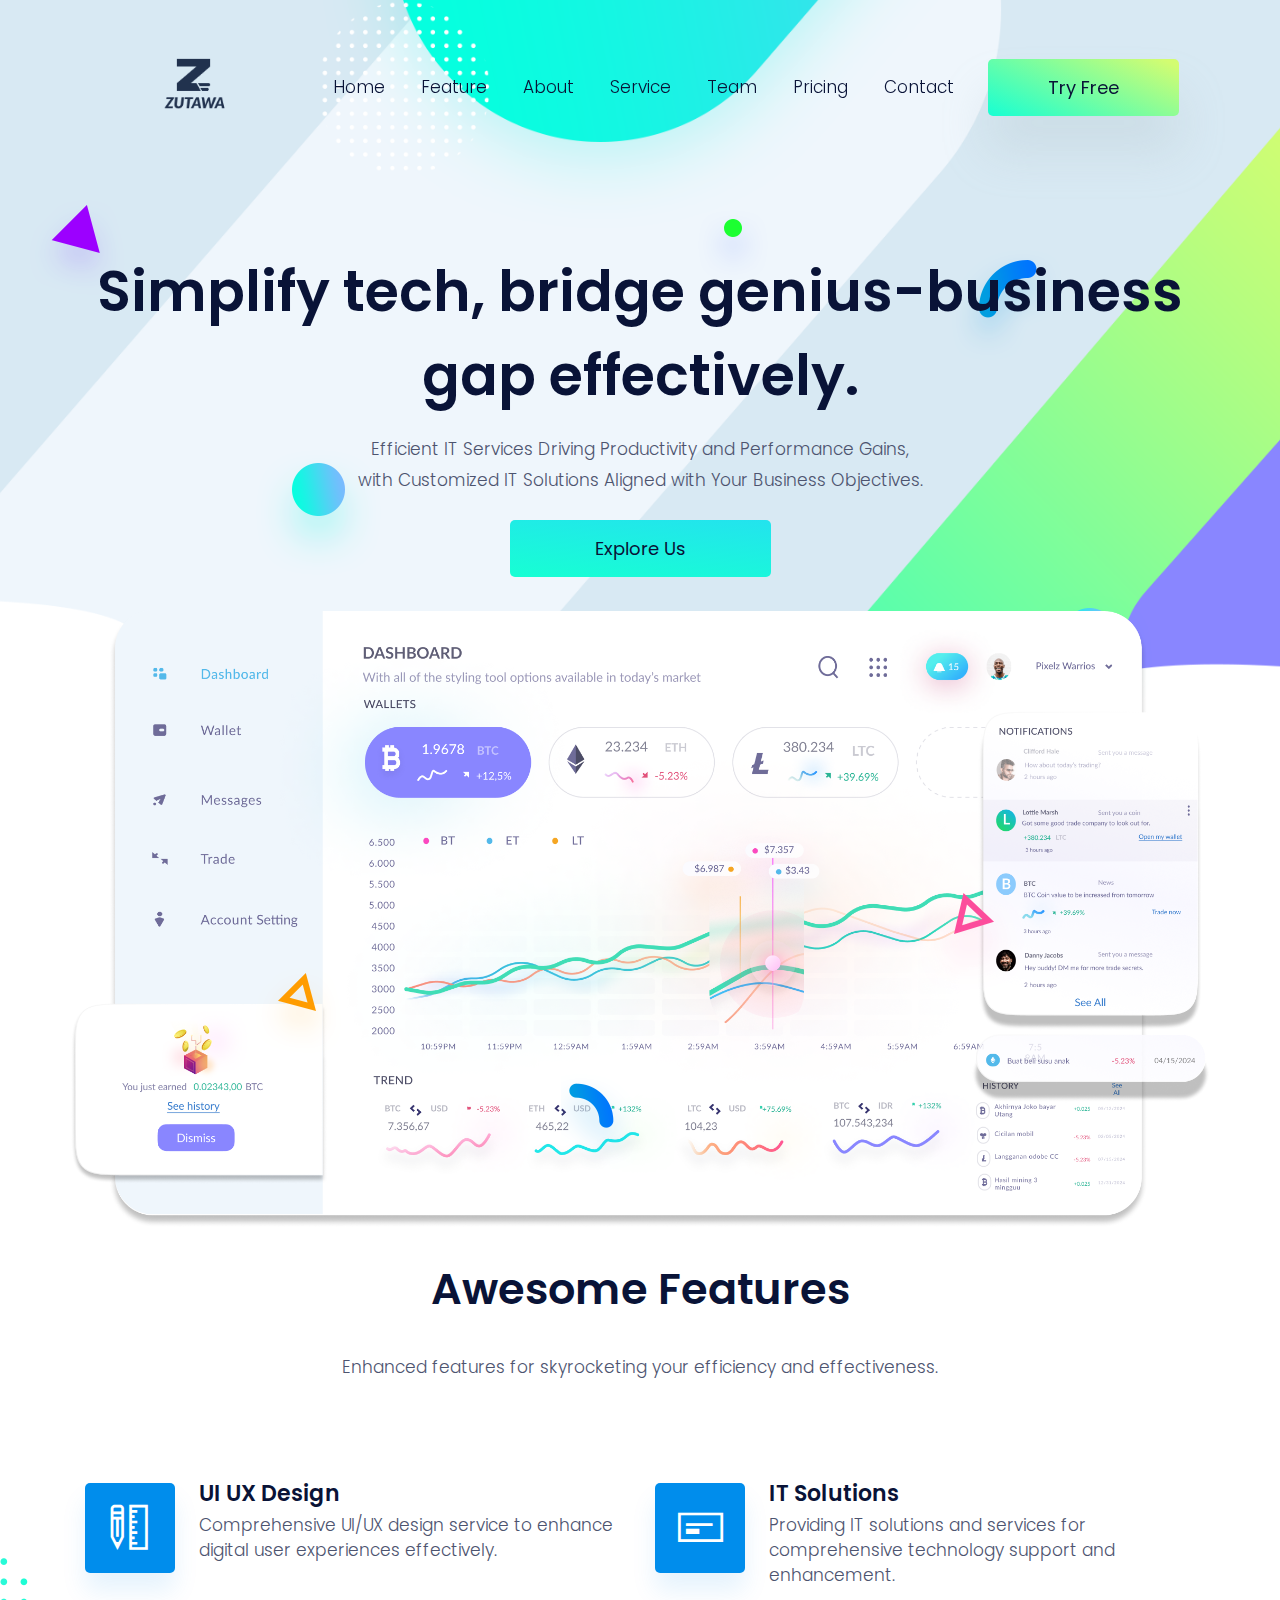
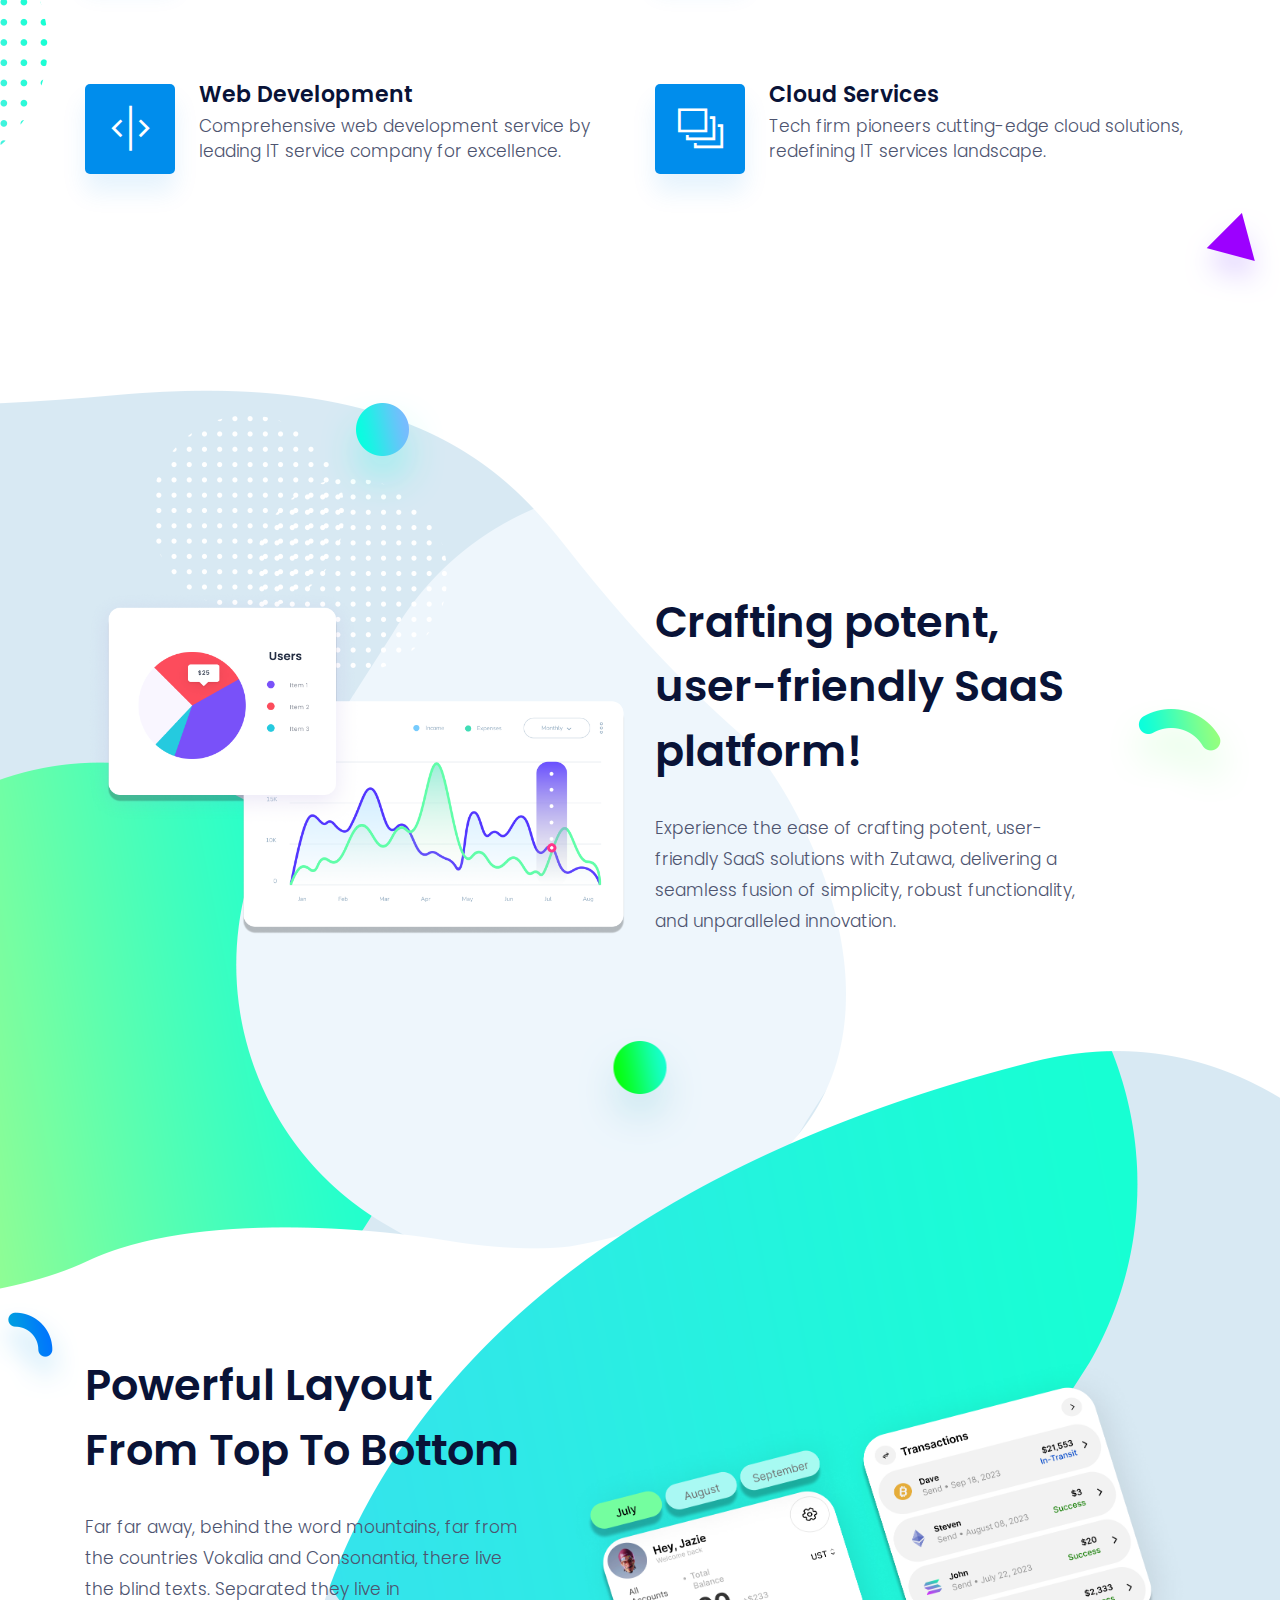
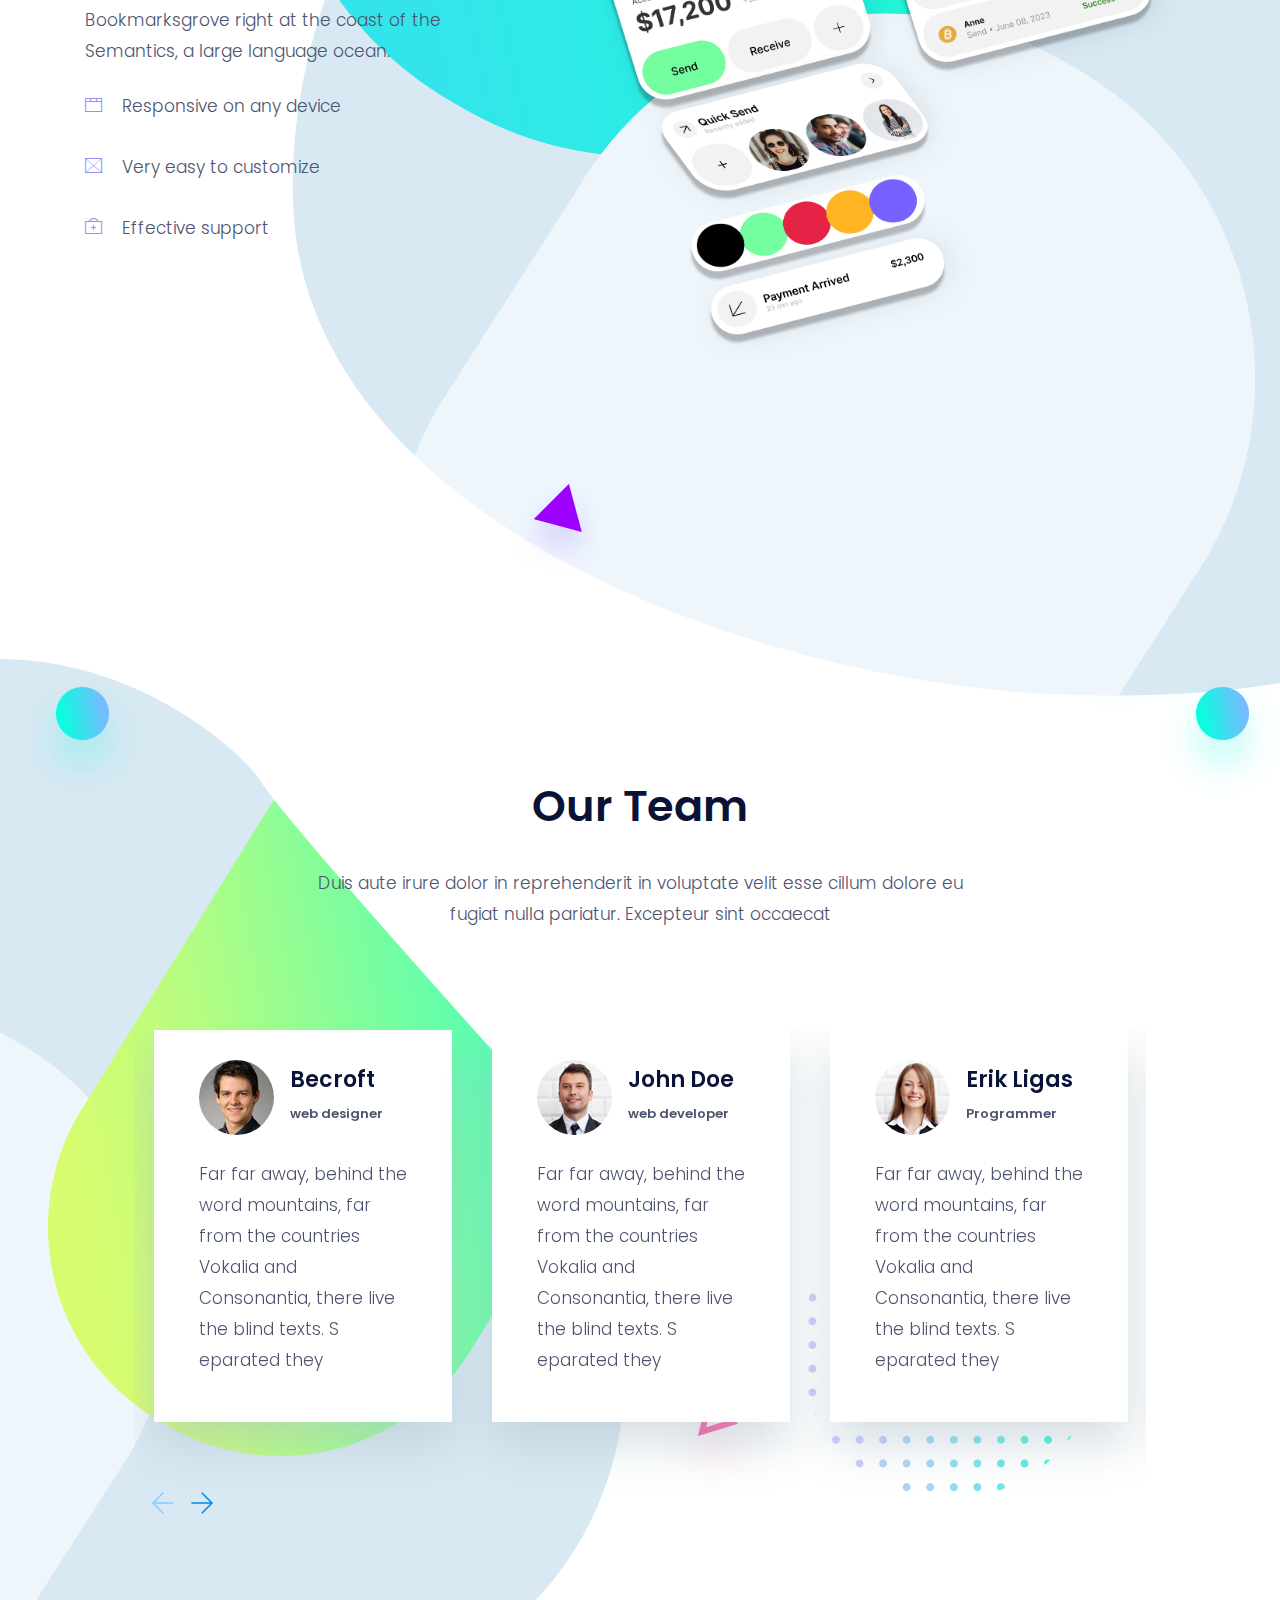
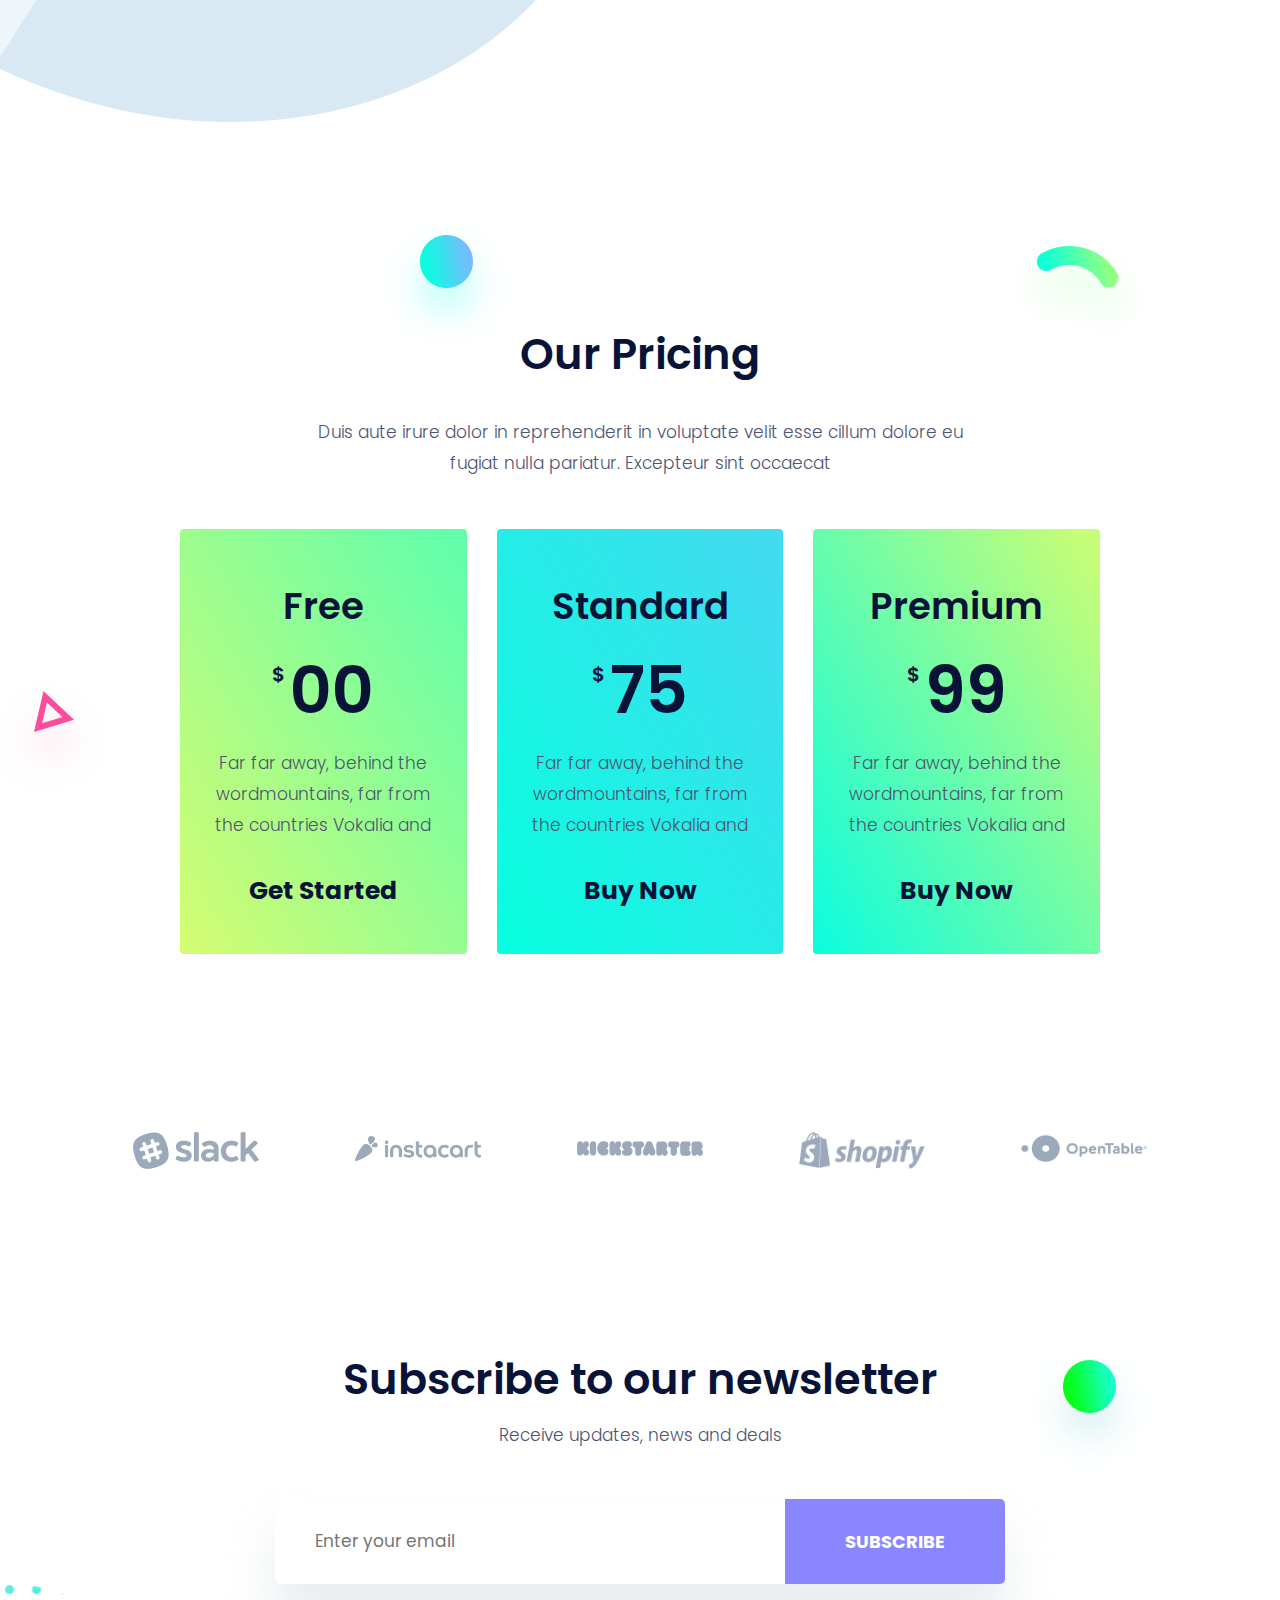
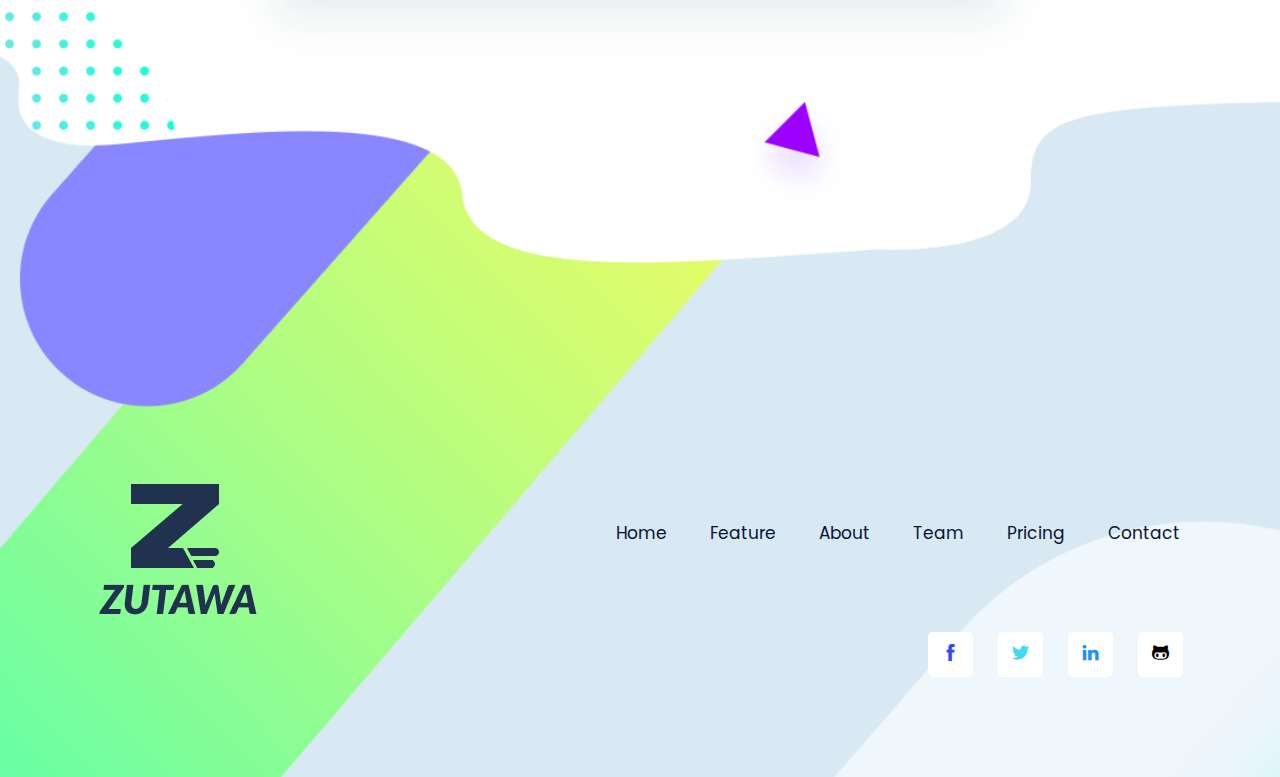
<file: theme/index.html>
<!DOCTYPE html>

<!--
 // WEBSITE: https://themefisher.com
 // TWITTER: https://twitter.com/themefisher
 // FACEBOOK: https://www.facebook.com/themefisher
 // GITHUB: https://github.com/themefisher/
-->

<html lang="zxx">

<head>
    <meta charset="utf-8">
    <title>Dtox</title>

    <!-- mobile responsive meta -->
    <meta name="viewport" content="width=device-width, initial-scale=1">
    <meta name="viewport" content="width=device-width, initial-scale=1, maximum-scale=1">

    <!-- theme meta -->
    <meta name="theme-name" content="dtox" />

    <!-- ** Plugins Needed for the Project ** -->
    <!-- Bootstrap -->
    <link rel="stylesheet" href="plugins/bootstrap/bootstrap.min.css">
    <!-- themefy-icon -->
    <link rel="stylesheet" href="plugins/themify-icons/themify-icons.css">
    <!-- slick slider -->
    <link rel="stylesheet" href="plugins/slick/slick.css">
    <!-- venobox popup -->
    <link rel="stylesheet" href="plugins/Venobox/venobox.css">
    <!-- aos -->
    <link rel="stylesheet" href="plugins/aos/aos.css">

    <!-- Main Stylesheet -->
    <link href="css/style.css" rel="stylesheet">

    <!--Favicon-->
    <link rel="shortcut icon" href="images/favicon.ico" type="image/x-icon">
    <link rel="icon" href="images/favicon.ico" type="image/x-icon">

</head>

<body>


    <!-- navigation -->
    <section class="fixed-top navigation">
        <div class="container">
            <nav class="navbar navbar-expand-lg navbar-light">
                <a class="navbar-brand" href="index.html"><img src="images/logo.png" style="scale:0.38;" alt="logo"></a>
                <button class="navbar-toggler border-0" type="button" data-toggle="collapse" data-target="#navbar" aria-controls="navbar" aria-expanded="false" aria-label="Toggle navigation">
        <span class="navbar-toggler-icon"></span>
      </button>
                <!-- navbar -->
                <div class="collapse navbar-collapse text-center" id="navbar">
                    <ul class="navbar-nav ml-auto">
                        <li class="nav-item">
                            <a class="nav-link" href="index.html">Home</a>
                        </li>
                        <li class="nav-item">
                            <a class="nav-link page-scroll" href="#feature">Feature</a>
                        </li>
                        <li class="nav-item">
                            <a class="nav-link" href="about.html">About</a>
                        </li>
                        <li class="nav-item">
                            <a class="nav-link" href="service.html">Service</a>
                        </li>
                        <li class="nav-item">
                            <a class="nav-link page-scroll" href="#team">Team</a>
                        </li>
                        <li class="nav-item">
                            <a class="nav-link page-scroll" href="#pricing">Pricing</a>
                        </li>
                        <li class="nav-item">
                            <a class="nav-link" href="contact.html">Contact</a>
                        </li>
                    </ul>
                    <a href="#" class="btn btn-primary ml-lg-3 primary-shadow">Try Free</a>
                </div>
            </nav>
        </div>
    </section>
    <!-- /navigation -->

    <!-- hero area -->
    <section class="hero-section hero" data-background="" style="background-image: url(images/hero-area/banner-bg.png);">
        <div class="container">
            <div class="row">
                <div class="col-lg-12 text-center zindex-1">
                    <h1 class="mb-3">Simplify tech, bridge genius-business<br> gap effectively.</h1>
                    <p class="mb-4">Efficient IT Services Driving Productivity and Performance Gains,<br> with Customized IT Solutions Aligned with Your Business Objectives.</p>
                    <a href="#" class="btn btn-secondary btn-lg">explore us</a>
                    <!-- banner image -->
                    <img class="img-fluid w-100 banner-image" src="images/hero-area/home.png" alt="banner-img">
                </div>
            </div>
        </div>
        <!-- background shapes -->
        <div id="scene">
            <img class="img-fluid hero-bg-1 up-down-animation" src="images/background-shape/feature-bg-2.png" alt="">
            <img class="img-fluid hero-bg-2 left-right-animation" src="images/background-shape/seo-ball-1.png" alt="">
            <img class="img-fluid hero-bg-3 left-right-animation" src="images/background-shape/seo-half-cycle.png" alt="">
            <img class="img-fluid hero-bg-4 up-down-animation" src="images/background-shape/green-dot.png" alt="">
            <img class="img-fluid hero-bg-5 left-right-animation" src="images/background-shape/blue-half-cycle.png" alt="">
            <img class="img-fluid hero-bg-6 up-down-animation" src="images/background-shape/seo-ball-1.png" alt="">
            <img class="img-fluid hero-bg-7 left-right-animation" src="images/background-shape/yellow-triangle.png" alt="">
            <img class="img-fluid hero-bg-8 up-down-animation" src="images/background-shape/service-half-cycle.png" alt="">
            <img class="img-fluid hero-bg-9 up-down-animation" src="images/background-shape/team-bg-triangle.png" alt="">
        </div>
    </section>
    <!-- /hero-area -->

    <!-- feature -->
    <section class="section feature mb-0" id="feature">
        <div class="container">
            <div class="row">
                <div class="col-lg-12 text-center">
                    <h2 class="section-title">Awesome Features</h2>
                    <p class="mb-100">Enhanced features for skyrocketing your efficiency and effectiveness.</p>
                </div>
                <!-- feature item -->
                <div class="col-md-6 mb-80">
                    <div class="d-flex feature-item">
                        <div>
                            <i class="ti-ruler-pencil feature-icon mr-4"></i>
                        </div>
                        <div>
                            <h4>UI UX Design</h4>
                            <p>Comprehensive UI/UX design service to enhance digital user experiences effectively.</p>
                        </div>
                    </div>
                </div>
                <!-- feature item -->
                <div class="col-md-6 mb-80">
                    <div class="d-flex feature-item">
                        <div>
                            <i class="ti-layout-cta-left feature-icon mr-4"></i>
                        </div>
                        <div>
                            <h4>IT Solutions</h4>
                            <p>Providing IT solutions and services for comprehensive technology support and enhancement.</p>
                        </div>
                    </div>
                </div>
                <!-- feature item -->
                <div class="col-md-6 mb-80">
                    <div class="d-flex feature-item">
                        <div>
                            <i class="ti-split-v-alt feature-icon mr-4"></i>
                        </div>
                        <div>
                            <h4>Web Development</h4>
                            <p>Comprehensive web development service by leading IT service company for excellence.</p>
                        </div>
                    </div>
                </div>
                <!-- feature item -->
                <div class="col-md-6 mb-80">
                    <div class="d-flex feature-item">
                        <div>
                            <i class="ti-layers-alt feature-icon mr-4"></i>
                        </div>
                        <div>
                            <h4>Cloud Services</h4>
                            <p>Tech firm pioneers cutting-edge cloud solutions, redefining IT services landscape.</p>
                        </div>
                    </div>
                </div>
            </div>
        </div>
        <img class="feature-bg-1 up-down-animation" src="images/background-shape/feature-bg-1.png" alt="bg-shape">
        <img class="feature-bg-2 left-right-animation" src="images/background-shape/feature-bg-2.png" alt="bg-shape">
    </section>
    <!-- /feature -->

    <!-- marketing -->
    <section class="section-lg seo">
        <div class="container">
            <div class="row">
                <div class="col-md-6">
                    <div class="seo-image">
                        <img class="img-fluid" src="images/marketing/market.jpg" alt="form-img">
                    </div>
                </div>
                <div class="col-md-5">
                    <h2 class="section-title">Crafting potent, user-friendly SaaS platform!</h2>
                    <p>Experience the ease of crafting potent, user-friendly SaaS solutions with Zutawa, delivering a seamless fusion of simplicity, robust functionality, and unparalleled innovation.
                    </p>
                </div>
            </div>
        </div>
        <!-- background image -->
        <img class="img-fluid seo-bg" src="images/backgrounds/seo-bg.png" alt="seo-bg">
        <!-- background-shape -->
        <img class="seo-bg-shape-1 left-right-animation" src="images/background-shape/seo-ball-1.png" alt="bg-shape">
        <img class="seo-bg-shape-2 up-down-animation" src="images/background-shape/seo-half-cycle.png" alt="bg-shape">
        <img class="seo-bg-shape-3 left-right-animation" src="images/background-shape/seo-ball-2.png" alt="bg-shape">
    </section>
    <!-- /marketing -->

    <!-- service -->
    <section class="section-lg service">
        <div class="container">
            <div class="row justify-content-between">
                <div class="col-md-5 order-2 order-md-1">
                    <h2 class="section-title">Powerful Layout From Top To Bottom</h2>
                    <p class="mb-4">Far far away, behind the word mountains, far from the countries Vokalia and Consonantia, there live the blind texts. Separated they live in Bookmarksgrove right at the coast of the Semantics, a large language ocean.</p>
                    <ul class="pl-0 service-list">
                        <li><i class="ti-layout-tab-window text-purple"></i>Responsive on any device</li>
                        <li><i class="ti-layout-placeholder text-purple"></i>Very easy to customize</li>
                        <li><i class="ti-support text-purple"></i>Effective support</li>
                    </ul>
                </div>
                <div class="col-md-7 order-1 order-md-2">
                    <img class="img-fluid layer-3" src="images/service/service-img.png" alt="service">
                </div>
            </div>
        </div>
        <!-- background image -->
        <img class="img-fluid service-bg" src="images/backgrounds/service-bg.png" alt="service-bg">
        <!-- background shapes -->
        <img class="service-bg-shape-1 up-down-animation" src="images/background-shape/service-half-cycle.png" alt="background-shape">
        <img class="service-bg-shape-2 left-right-animation" src="images/background-shape/feature-bg-2.png" alt="background-shape">
    </section>
    <!-- /service -->

    <!-- team -->
    <section class="section-lg team" id="team">
        <div class="container-fluid">
            <div class="row">
                <div class="col-lg-12 text-center">
                    <h2 class="section-title">Our Team</h2>
                    <p class="mb-100">Duis aute irure dolor in reprehenderit in voluptate velit esse cillum dolore eu<br> fugiat nulla pariatur. Excepteur sint occaecat </p>
                </div>
            </div>
            <div class="col-10 mx-auto">
                <div class="team-slider">
                    <!-- team-member -->
                    <div class="team-member">
                        <div class="d-flex mb-4">
                            <div class="mr-3">
                                <img class="rounded-circle img-fluid" src="images/team/team-1.jpg" alt="team-member">
                            </div>
                            <div class="align-self-center">
                                <h4>Becroft</h4>
                                <h6 class="text-color">web designer</h6>
                            </div>
                        </div>
                        <p>Far far away, behind the word mountains, far from the countries Vokalia and Consonantia, there live the blind texts. S eparated they</p>
                    </div>
                    <!-- team-member -->
                    <div class="team-member">
                        <div class="d-flex mb-4">
                            <div class="mr-3">
                                <img class="rounded-circle img-fluid" src="images/team/team-2.jpg" alt="team-member">
                            </div>
                            <div class="align-self-center">
                                <h4>John Doe</h4>
                                <h6 class="text-color">web developer</h6>
                            </div>
                        </div>
                        <p>Far far away, behind the word mountains, far from the countries Vokalia and Consonantia, there live the blind texts. S eparated they</p>
                    </div>
                    <!-- team-member -->
                    <div class="team-member">
                        <div class="d-flex mb-4">
                            <div class="mr-3">
                                <img class="rounded-circle img-fluid" src="images/team/team-3.jpg" alt="team-member">
                            </div>
                            <div class="align-self-center">
                                <h4>Erik Ligas</h4>
                                <h6 class="text-color">Programmer</h6>
                            </div>
                        </div>
                        <p>Far far away, behind the word mountains, far from the countries Vokalia and Consonantia, there live the blind texts. S eparated they</p>
                    </div>
                    <!-- team-member -->
                    <div class="team-member">
                        <div class="d-flex mb-4">
                            <div class="mr-3">
                                <img class="rounded-circle img-fluid" src="images/team/team-1.jpg" alt="team-member">
                            </div>
                            <div class="align-self-center">
                                <h4>Erik Ligas</h4>
                                <h6 class="text-color">Programmer</h6>
                            </div>
                        </div>
                        <p>Far far away, behind the word mountains, far from the countries Vokalia and Consonantia, there live the blind texts. S eparated they</p>
                    </div>
                    <!-- team-member -->
                    <div class="team-member">
                        <div class="d-flex mb-4">
                            <div class="mr-3">
                                <img class="rounded-circle img-fluid" src="images/team/team-2.jpg" alt="team-member">
                            </div>
                            <div class="align-self-center">
                                <h4>John Doe</h4>
                                <h6 class="text-color">web developer</h6>
                            </div>
                        </div>
                        <p>Far far away, behind the word mountains, far from the countries Vokalia and Consonantia, there live the blind texts. S eparated they</p>
                    </div>
                </div>
            </div>
        </div>
        <!-- backgound image -->
        <img src="images/backgrounds/team-bg.png" alt="team-bg" class="img-fluid team-bg">
        <!-- background shapes -->
        <img class="team-bg-shape-1 up-down-animation" src="images/background-shape/seo-ball-1.png" alt="background-shape">
        <img class="team-bg-shape-2 left-right-animation" src="images/background-shape/seo-ball-1.png" alt="background-shape">
        <img class="team-bg-shape-3 left-right-animation" src="images/background-shape/team-bg-triangle.png" alt="background-shape">
        <img class="team-bg-shape-4 up-down-animation img-fluid" src="images/background-shape/team-bg-dots.png" alt="background-shape">
    </section>
    <!-- /team -->

    <!-- pricing -->
    <section class="section-lg pb-0 pricing" id="pricing">
        <div class="container">
            <div class="row">
                <div class="col-lg-12 text-center">
                    <h2 class="section-title">Our Pricing</h2>
                    <p class="mb-50">Duis aute irure dolor in reprehenderit in voluptate velit esse cillum dolore eu <br> fugiat nulla pariatur. Excepteur sint occaecat </p>
                </div>
                <div class="col-lg-10 mx-auto">
                    <div class="row justify-content-center">
                        <!-- pricing table -->
                        <div class="col-md-6 col-lg-4 mb-5 mb-lg-0">
                            <div class="rounded text-center pricing-table table-1">
                                <h3>Free</h3>
                                <h1><span>$</span>00</h1>
                                <p>Far far away, behind the wordmountains, far from the countries Vokalia and
                                </p>
                                <a href="#" class="btn pricing-btn px-2">Get Started</a>
                            </div>
                        </div>
                        <!-- pricing table -->
                        <div class="col-md-6 col-lg-4 mb-5 mb-lg-0">
                            <div class="rounded text-center pricing-table table-2">
                                <h3>Standard</h3>
                                <h1><span>$</span>75</h1>
                                <p>Far far away, behind the wordmountains, far from the countries Vokalia and
                                </p>
                                <a href="#" class="btn pricing-btn px-2">Buy Now</a>
                            </div>
                        </div>
                        <!-- pricing table -->
                        <div class="col-md-6 col-lg-4 mb-5 mb-lg-0">
                            <div class="rounded text-center pricing-table table-3">
                                <h3>Premium</h3>
                                <h1><span>$</span>99</h1>
                                <p>Far far away, behind the wordmountains, far from the countries Vokalia and
                                </p>
                                <a href="#" class="btn pricing-btn px-2">Buy Now</a>
                            </div>
                        </div>
                    </div>
                </div>
            </div>
        </div>
        <!-- background shapes -->
        <img class="pricing-bg-shape-1 up-down-animation" src="images/background-shape/seo-ball-1.png" alt="background-shape">
        <img class="pricing-bg-shape-2 up-down-animation" src="images/background-shape/seo-half-cycle.png" alt="background-shape">
        <img class="pricing-bg-shape-3 left-right-animation" src="images/background-shape/team-bg-triangle.png" alt="background-shape">
    </section>
    <!-- /pricing -->

    <!-- client logo slider -->
    <section class="section">
        <div class="container">
            <div class="client-logo-slider align-self-center">
                <a href="#" class="text-center d-block outline-0 p-5"><img class="d-unset img-fluid" src="images/clients-logo/client-logo-1.png" alt="client-logo"></a>
                <a href="#" class="text-center d-block outline-0 p-5"><img class="d-unset img-fluid" src="images/clients-logo/client-logo-2.png" alt="client-logo"></a>
                <a href="#" class="text-center d-block outline-0 p-5"><img class="d-unset img-fluid" src="images/clients-logo/client-logo-3.png" alt="client-logo"></a>
                <a href="#" class="text-center d-block outline-0 p-5"><img class="d-unset img-fluid" src="images/clients-logo/client-logo-4.png" alt="client-logo"></a>
                <a href="#" class="text-center d-block outline-0 p-5"><img class="d-unset img-fluid" src="images/clients-logo/client-logo-5.png" alt="client-logo"></a>
                <a href="#" class="text-center d-block outline-0 p-5"><img class="d-unset img-fluid" src="images/clients-logo/client-logo-1.png" alt="client-logo"></a>
                <a href="#" class="text-center d-block outline-0 p-5"><img class="d-unset img-fluid" src="images/clients-logo/client-logo-2.png" alt="client-logo"></a>
                <a href="#" class="text-center d-block outline-0 p-5"><img class="d-unset img-fluid" src="images/clients-logo/client-logo-3.png" alt="client-logo"></a>
                <a href="#" class="text-center d-block outline-0 p-5"><img class="d-unset img-fluid" src="images/clients-logo/client-logo-4.png" alt="client-logo"></a>
                <a href="#" class="text-center d-block outline-0 p-5"><img class="d-unset img-fluid" src="images/clients-logo/client-logo-5.png" alt="client-logo"></a>
            </div>
        </div>
    </section>
    <!-- /client logo slider -->

    <!-- newsletter -->
    <section class="newsletter">
        <div class="container">
            <div class="row">
                <div class="col-lg-12 text-center">
                    <h2>Subscribe to our newsletter</h2>
                    <p class="mb-5">Receive updates, news and deals</p>
                </div>
                <div class="col-lg-8 col-sm-10 col-12 mx-auto">
                    <form action="#">
                        <div class="input-wrapper position-relative">
                            <input type="email" class="newsletter-form" id="newsletter" placeholder="Enter your email">
                            <button type="submit" value="send" class="btn newsletter-btn">subscribe</button>
                        </div>
                    </form>
                </div>
            </div>
        </div>
        <!-- background shapes -->
        <img class="newsletter-bg-shape left-right-animation" src="images/background-shape/seo-ball-2.png" alt="background-shape">
    </section>
    <!-- /newsletter -->

    <!-- footer -->
    <footer class="footer-section footer" style="background-image: url(images/backgrounds/footer-bg.png);">
        <div class="container">
            <div class="row">
                <div class="col-lg-4 text-center text-lg-left mb-4 mb-lg-0">
                    <!-- logo -->
                    <a href="index.html">
                        <img class="img-fluid" src="images/logo.png" alt="logo">
                    </a>
                </div>
                <!-- footer menu -->
                <nav class="col-lg-8 align-self-center mb-5">
                    <ul class="list-inline text-lg-right text-center footer-menu">
                        <li class="list-inline-item active"><a href="index.html">Home</a></li>
                        <li class="list-inline-item"><a class="page-scroll" href="#feature">Feature</a></li>
                        <li class="list-inline-item"><a href="about.html">About</a></li>
                        <li class="list-inline-item"><a class="page-scroll" href="#team">Team</a></li>
                        <li class="list-inline-item"><a class="page-scroll" href="#pricing">Pricing</a></li>
                        <li class="list-inline-item"><a href="contact.html">Contact</a></li>
                    </ul>
                </nav>
                <!-- footer social icon -->
                <nav class="col-12">
                    <ul class="list-inline text-lg-right text-center social-icon">
                        <li class="list-inline-item">
                            <a class="facebook" href="#"><i class="ti-facebook"></i></a>
                        </li>
                        <li class="list-inline-item">
                            <a class="twitter" href="#"><i class="ti-twitter-alt"></i></a>
                        </li>
                        <li class="list-inline-item">
                            <a class="linkedin" href="#"><i class="ti-linkedin"></i></a>
                        </li>
                        <li class="list-inline-item">
                            <a class="black" href="#"><i class="ti-github"></i></a>
                        </li>
                    </ul>
                </nav>
            </div>
        </div>
    </footer>
    <!-- /footer -->

    <!-- jQuery -->
    <script src="plugins/jQuery/jquery.min.js"></script>
    <!-- Bootstrap JS -->
    <script src="plugins/bootstrap/bootstrap.min.js"></script>
    <!-- slick slider -->
    <script src="plugins/slick/slick.min.js"></script>
    <!-- venobox -->
    <script src="plugins/Venobox/venobox.min.js"></script>
    <!-- aos -->
    <script src="plugins/aos/aos.js"></script>
    <!-- Main Script -->
    <script src="js/script.js"></script>

</body>

</html>
</file>
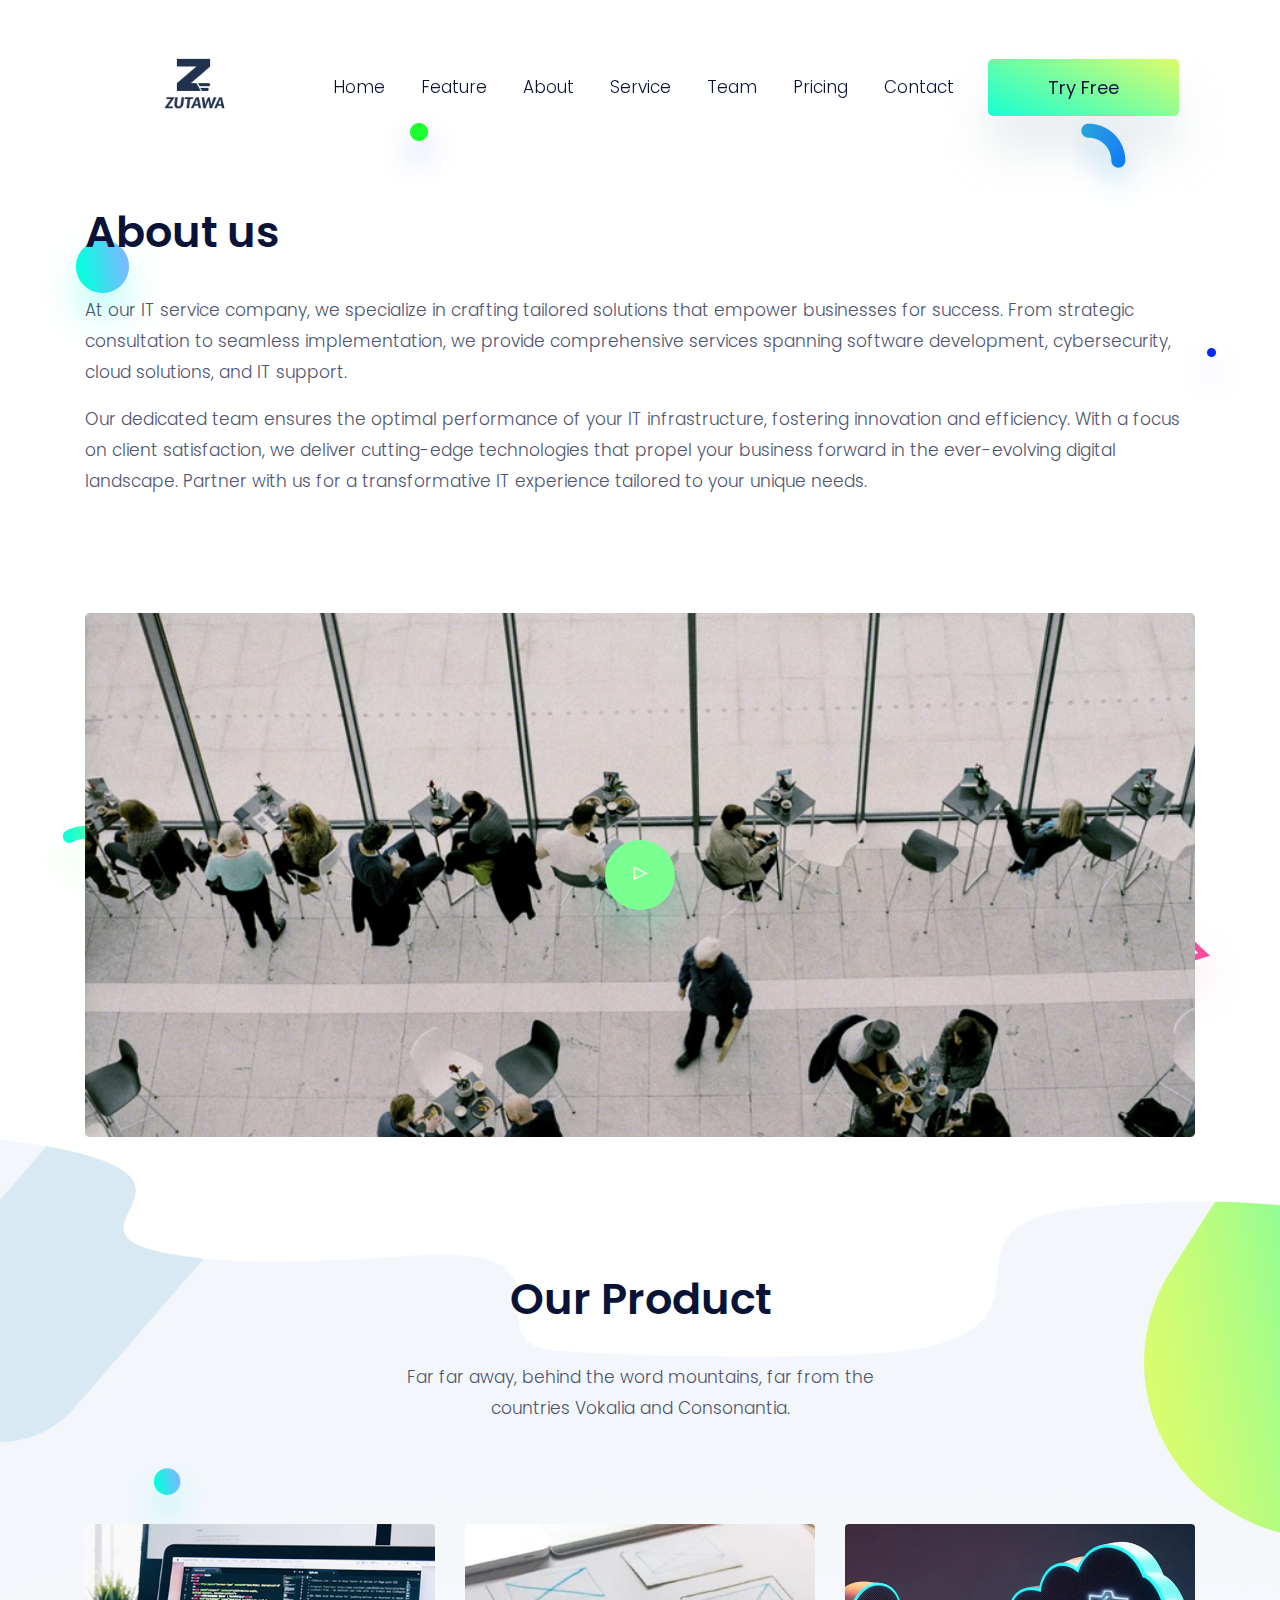
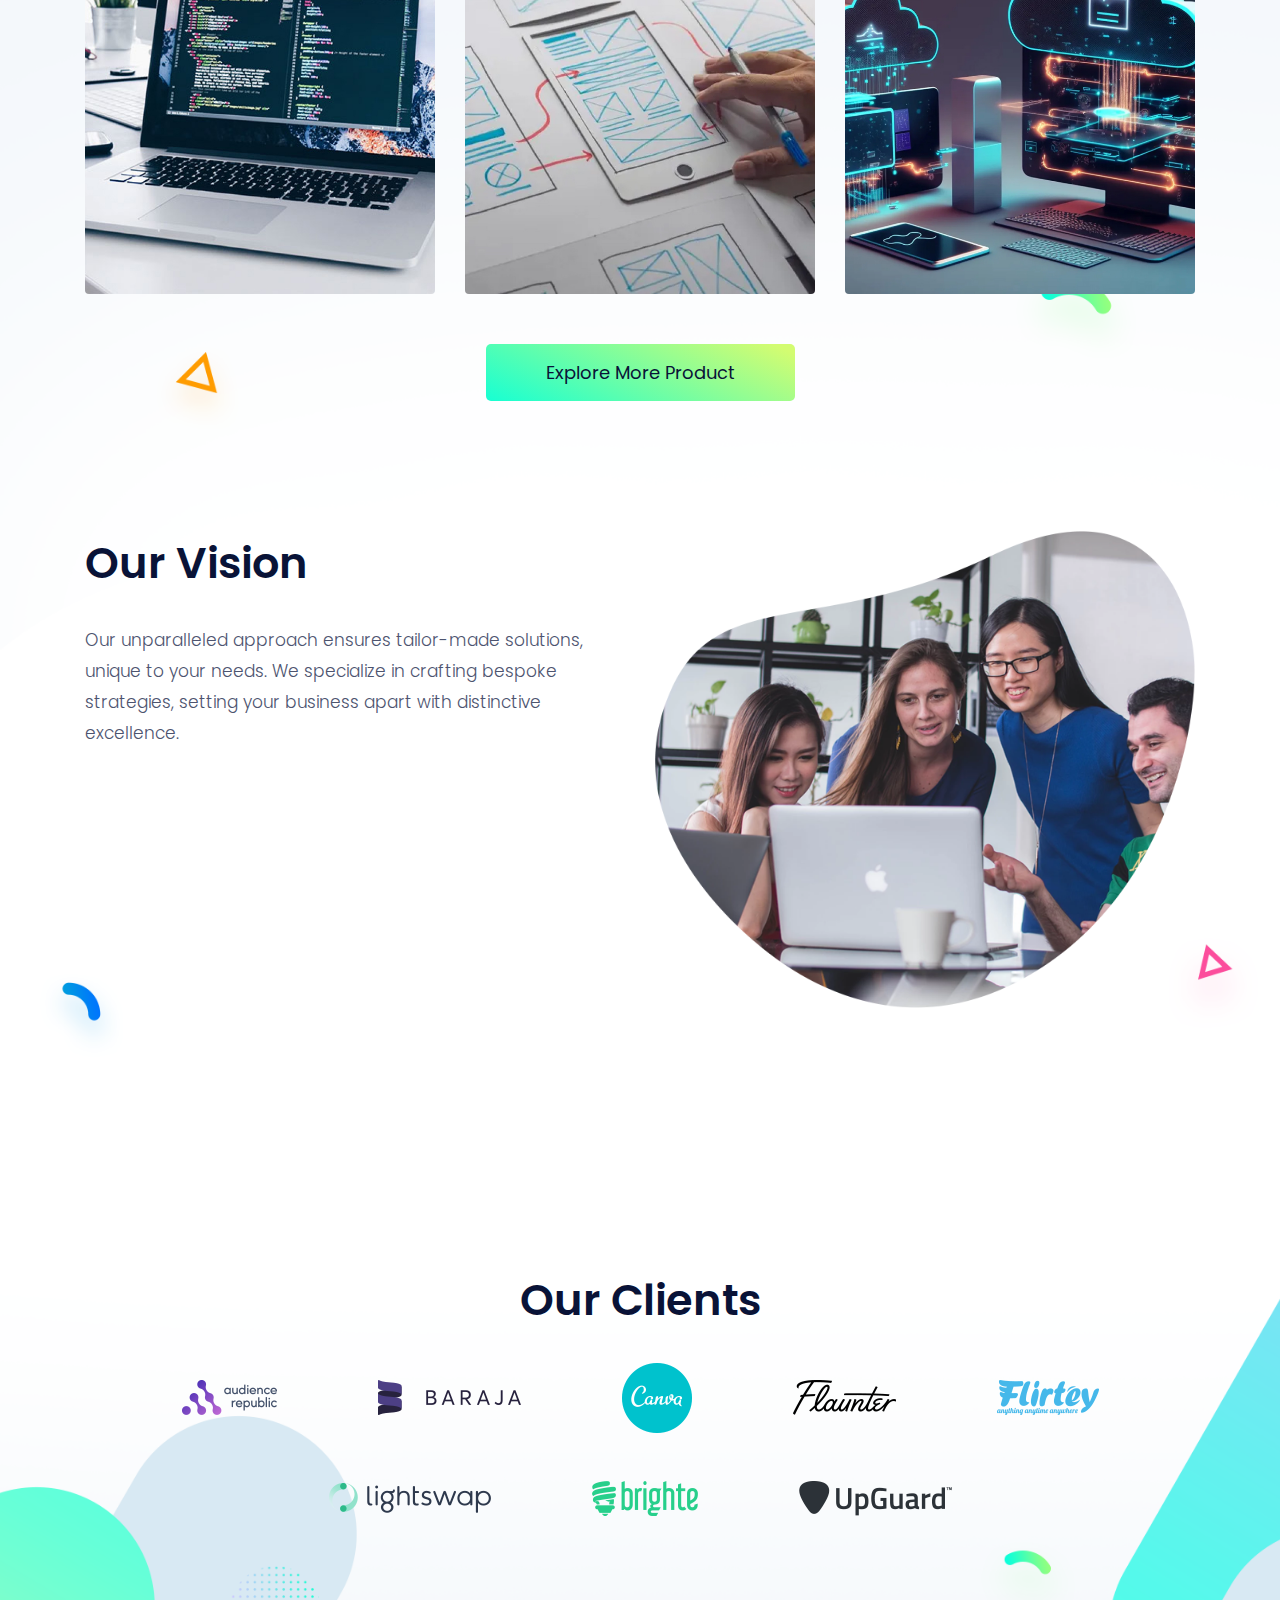
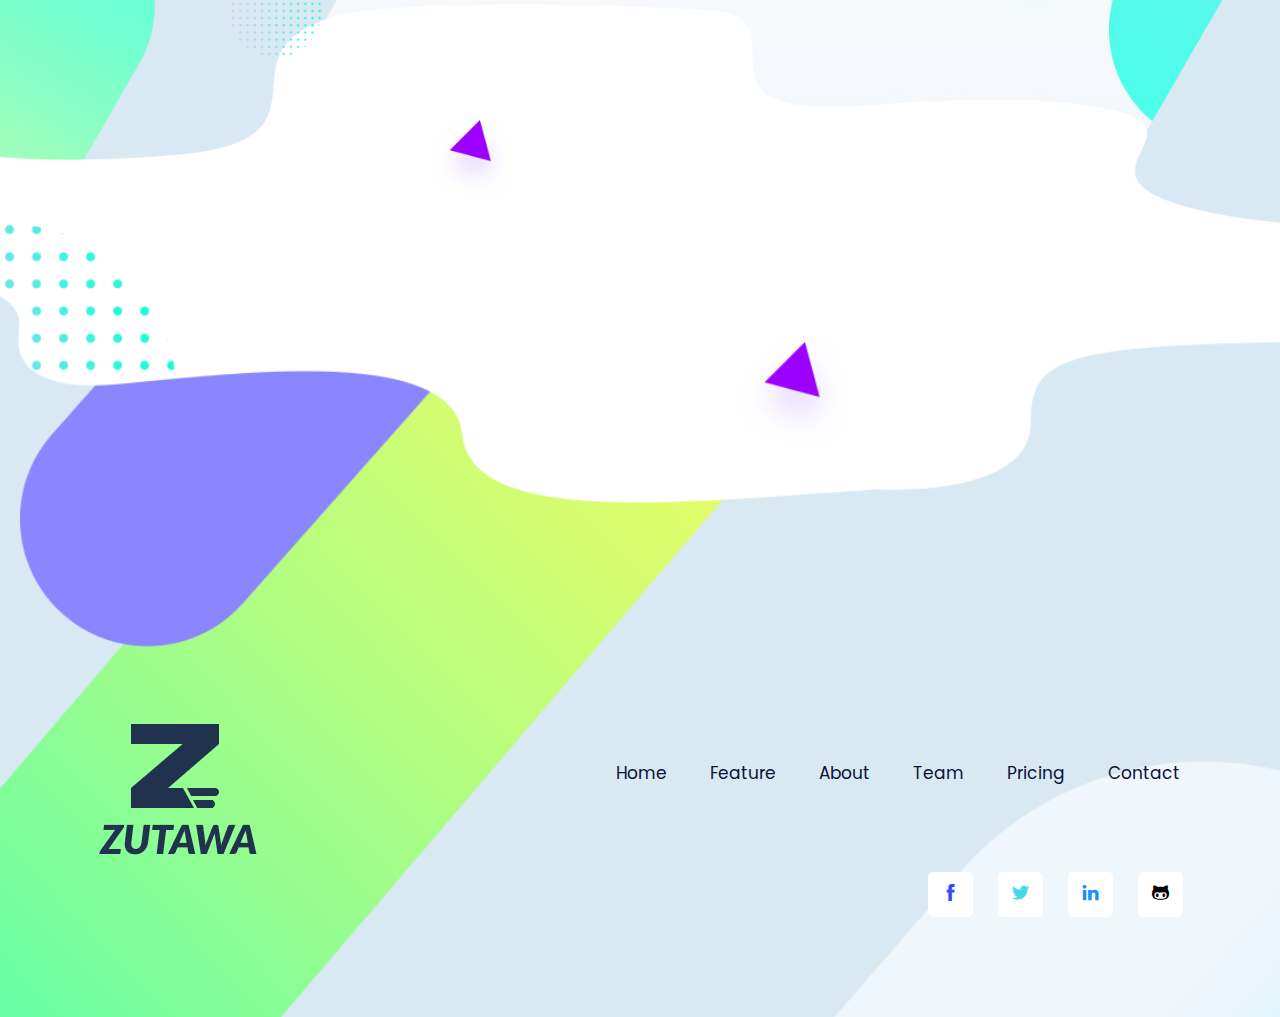
<file: theme/about.html>
<!DOCTYPE html>

<!--
 // WEBSITE: https://themefisher.com
 // TWITTER: https://twitter.com/themefisher
 // FACEBOOK: https://www.facebook.com/themefisher
 // GITHUB: https://github.com/themefisher/
-->

<html lang="zxx">

<head>
    <meta charset="utf-8">
    <title>Dtox</title>

    <!-- mobile responsive meta -->
    <meta name="viewport" content="width=device-width, initial-scale=1">
    <meta name="viewport" content="width=device-width, initial-scale=1, maximum-scale=1">

    <!-- ** Plugins Needed for the Project ** -->
    <!-- Bootstrap -->
    <link rel="stylesheet" href="plugins/bootstrap/bootstrap.min.css">
    <!-- themefy-icon -->
    <link rel="stylesheet" href="plugins/themify-icons/themify-icons.css">
    <!-- slick slider -->
    <link rel="stylesheet" href="plugins/slick/slick.css">
    <!-- venobox popup -->
    <link rel="stylesheet" href="plugins/Venobox/venobox.css">
    <!-- aos -->
    <link rel="stylesheet" href="plugins/aos/aos.css">

    <!-- Main Stylesheet -->
    <link href="css/style.css" rel="stylesheet">

    <!--Favicon-->
    <link rel="shortcut icon" href="images/favicon.ico" type="image/x-icon">
    <link rel="icon" href="images/favicon.ico" type="image/x-icon">

</head>

<body>


    <!-- navigation -->
    <section class="fixed-top navigation">
        <div class="container">
            <nav class="navbar navbar-expand-lg navbar-light">
                <a class="navbar-brand" href="index.html"><img src="images/logo.png" style="scale:0.38;" alt="logo"></a>
                <button class="navbar-toggler border-0" type="button" data-toggle="collapse" data-target="#navbar" aria-controls="navbar" aria-expanded="false" aria-label="Toggle navigation">
        <span class="navbar-toggler-icon"></span>
      </button>
                <!-- navbar -->
                <div class="collapse navbar-collapse text-center" id="navbar">
                    <ul class="navbar-nav ml-auto">
                        <li class="nav-item">
                            <a class="nav-link" href="index.html">Home</a>
                        </li>
                        <li class="nav-item">
                            <a class="nav-link page-scroll" href="index.html#feature">Feature</a>
                        </li>
                        <li class="nav-item">
                            <a class="nav-link" href="about.html">About</a>
                        </li>
                        <li class="nav-item">
                            <a class="nav-link" href="service.html">Service</a>
                        </li>
                        <li class="nav-item">
                            <a class="nav-link page-scroll" href="index.html#team">Team</a>
                        </li>
                        <li class="nav-item">
                            <a class="nav-link page-scroll" href="index.html#pricing">Pricing</a>
                        </li>
                        <li class="nav-item">
                            <a class="nav-link" href="contact.html">Contact</a>
                        </li>
                    </ul>
                    <a href="#" class="btn btn-primary ml-lg-3 primary-shadow">Try Free</a>
                </div>
            </nav>
        </div>
    </section>
    <!-- /navigation -->

    <!-- about us -->
    <section class="section-lg about pb-0">
        <div class="container">
            <div class="row">
                <div class="col-lg-12">
                    <h2 class="section-title">About us</h2>
                </div>
                <div class="col-lg-12 mb-100">

                    <p> At our IT service company, we specialize in crafting tailored solutions that empower businesses for success. From strategic consultation to seamless implementation, we provide comprehensive services spanning software development, cybersecurity,
                        cloud solutions, and IT support.</p>
                    <p>Our dedicated team ensures the optimal performance of your IT infrastructure, fostering innovation and efficiency. With a focus on client satisfaction, we deliver cutting-edge technologies that propel your business forward in the ever-evolving
                        digital landscape. Partner with us for a transformative IT experience tailored to your unique needs.</p>
                </div>
                <div class="col-lg-12">
                    <!-- about video -->
                    <div class="about-video">
                        <img class="img-fluid w-100" src="images/about/video-thumb.jpg" alt="video-thumb">
                        <a class="venobox play-btn" href="https://www.youtube.com/embed/2yoYxetUrWQ" data-vbtype="iframe"><i class="ti-control-play"></i></a>
                    </div>
                </div>
            </div>
        </div>
        <!-- background shapes -->
        <img src="images/background-shape/green-dot.png" alt="background-shape" class="about-bg-1 up-down-animation">
        <img src="images/background-shape/blue-dot.png" alt="background-shape" class="about-bg-2 left-right-animation">
        <img src="images/background-shape/green-half-cycle.png" alt="background-shape" class="about-bg-3 up-down-animation">
        <img src="images/background-shape/seo-ball-1.png" alt="background-shape" class="about-bg-4 left-right-animation">
        <img src="images/background-shape/team-bg-triangle.png" alt="background-shape" class="about-bg-5 up-down-animation">
        <img src="images/background-shape/service-half-cycle.png" alt="background-shape" class="about-bg-6 left-right-animation">
    </section>
    <!-- /about us -->

    <!-- product -->
    <section class="section product" style="background-image: url(images/backgrounds/about-bg.png);">
        <div class="container">
            <div class="row justify-content-center">
                <div class="col-lg-12 text-center">
                    <h2 class="section-title">Our Product</h2>
                    <p class="mb-100">Far far away, behind the word mountains, far from the <br> countries Vokalia and Consonantia.</p>
                </div>
                <div class="col-md-4 col-sm-6 mb-50">
                    <a href="#"><img src="images/product/product-1.jpg" alt="product-img" class="rounded w-100 img-fluid"></a>
                </div>
                <div class="col-md-4 col-sm-6 mb-50">
                    <a href="#"><img src="images/product/product-2.jpg" alt="product-img" class="rounded w-100 img-fluid"></a>
                </div>
                <div class="col-md-4 col-sm-6 mb-50">
                    <a href="#"><img src="images/product/product-3.jpg" alt="product-img" class="rounded w-100 img-fluid"></a>
                </div>
                <div class="col-12 text-center">
                    <a href="#" class="btn btn-primary">Explore More Product</a>
                </div>
            </div>
        </div>

        <!-- our vision -->
        <section class="section">
            <div class="container">
                <div class="row">
                    <div class="col-md-6">
                        <h2 class="section-title">Our Vision</h2>
                        <p>Our unparalleled approach ensures tailor-made solutions, unique to your needs. We specialize in crafting bespoke strategies, setting your business apart with distinctive excellence.</p>
                    </div>
                    <div class="col-md-6">
                        <img src="images/about/vision.png" alt="vision" class="img-fluid w-100">
                    </div>
                </div>
            </div>
        </section>
        <!-- /our vision -->

        <!-- clients -->
        <section class="section">
            <div class="container">
                <div class="row">
                    <div class="col-lg-12 text-center">
                        <h2 class="section-title">Our Clients</h2>
                        <ul class="list-inline text-center">
                            <li class="list-inline-item mx-5 mb-5">
                                <a href="#"><img src="images/clients-logo/client-1.png" alt="clients-logo" class="img-fluid"></a>
                            </li>
                            <li class="list-inline-item mx-5 mb-5">
                                <a href="#"><img src="images/clients-logo/client-2.png" alt="clients-logo" class="img-fluid"></a>
                            </li>
                            <li class="list-inline-item mx-5 mb-5">
                                <a href="#"><img src="images/clients-logo/client-3.png" alt="clients-logo" class="img-fluid"></a>
                            </li>
                            <li class="list-inline-item mx-5 mb-5">
                                <a href="#"><img src="images/clients-logo/client-4.png" alt="clients-logo" class="img-fluid"></a>
                            </li>
                            <li class="list-inline-item mx-5 mb-5">
                                <a href="#"><img src="images/clients-logo/client-5.png" alt="clients-logo" class="img-fluid"></a>
                            </li>
                            <li class="list-inline-item mx-5 mb-5">
                                <a href="#"><img src="images/clients-logo/client-6.png" alt="clients-logo" class="img-fluid"></a>
                            </li>
                            <li class="list-inline-item mx-5 mb-5">
                                <a href="#"><img src="images/clients-logo/client-7.png" alt="clients-logo" class="img-fluid"></a>
                            </li>
                            <li class="list-inline-item mx-5 mb-5">
                                <a href="#"><img src="images/clients-logo/client-8.png" alt="clients-logo" class="img-fluid"></a>
                            </li>
                        </ul>
                    </div>
                </div>
            </div>
        </section>
        <!-- /clients -->
    </section>
    <!-- /product -->



    <!-- footer -->
    <footer class="footer-section footer" style="background-image: url(images/backgrounds/footer-bg.png);">
        <div class="container">
            <div class="row">
                <div class="col-lg-4 text-center text-lg-left mb-4 mb-lg-0">
                    <!-- logo -->
                    <a href="index.html">
                        <img class="img-fluid" src="images/logo.png" alt="logo">
                    </a>
                </div>
                <!-- footer menu -->
                <nav class="col-lg-8 align-self-center mb-5">
                    <ul class="list-inline text-lg-right text-center footer-menu">
                        <li class="list-inline-item active"><a href="index.html">Home</a></li>
                        <li class="list-inline-item"><a class="page-scroll" href="#feature">Feature</a></li>
                        <li class="list-inline-item"><a href="about.html">About</a></li>
                        <li class="list-inline-item"><a class="page-scroll" href="#team">Team</a></li>
                        <li class="list-inline-item"><a class="page-scroll" href="#pricing">Pricing</a></li>
                        <li class="list-inline-item"><a href="contact.html">Contact</a></li>
                    </ul>
                </nav>
                <!-- footer social icon -->
                <nav class="col-12">
                    <ul class="list-inline text-lg-right text-center social-icon">
                        <li class="list-inline-item">
                            <a class="facebook" href="#"><i class="ti-facebook"></i></a>
                        </li>
                        <li class="list-inline-item">
                            <a class="twitter" href="#"><i class="ti-twitter-alt"></i></a>
                        </li>
                        <li class="list-inline-item">
                            <a class="linkedin" href="#"><i class="ti-linkedin"></i></a>
                        </li>
                        <li class="list-inline-item">
                            <a class="black" href="#"><i class="ti-github"></i></a>
                        </li>
                    </ul>
                </nav>
            </div>
        </div>
    </footer>
    <!-- /footer -->

    <!-- jQuery -->
    <script src="plugins/jQuery/jquery.min.js"></script>
    <!-- Bootstrap JS -->
    <script src="plugins/bootstrap/bootstrap.min.js"></script>
    <!-- slick slider -->
    <script src="plugins/slick/slick.min.js"></script>
    <!-- venobox -->
    <script src="plugins/Venobox/venobox.min.js"></script>
    <!-- aos -->
    <script src="plugins/aos/aos.js"></script>
    <!-- Main Script -->
    <script src="js/script.js"></script>

</body>

</html>
</file>
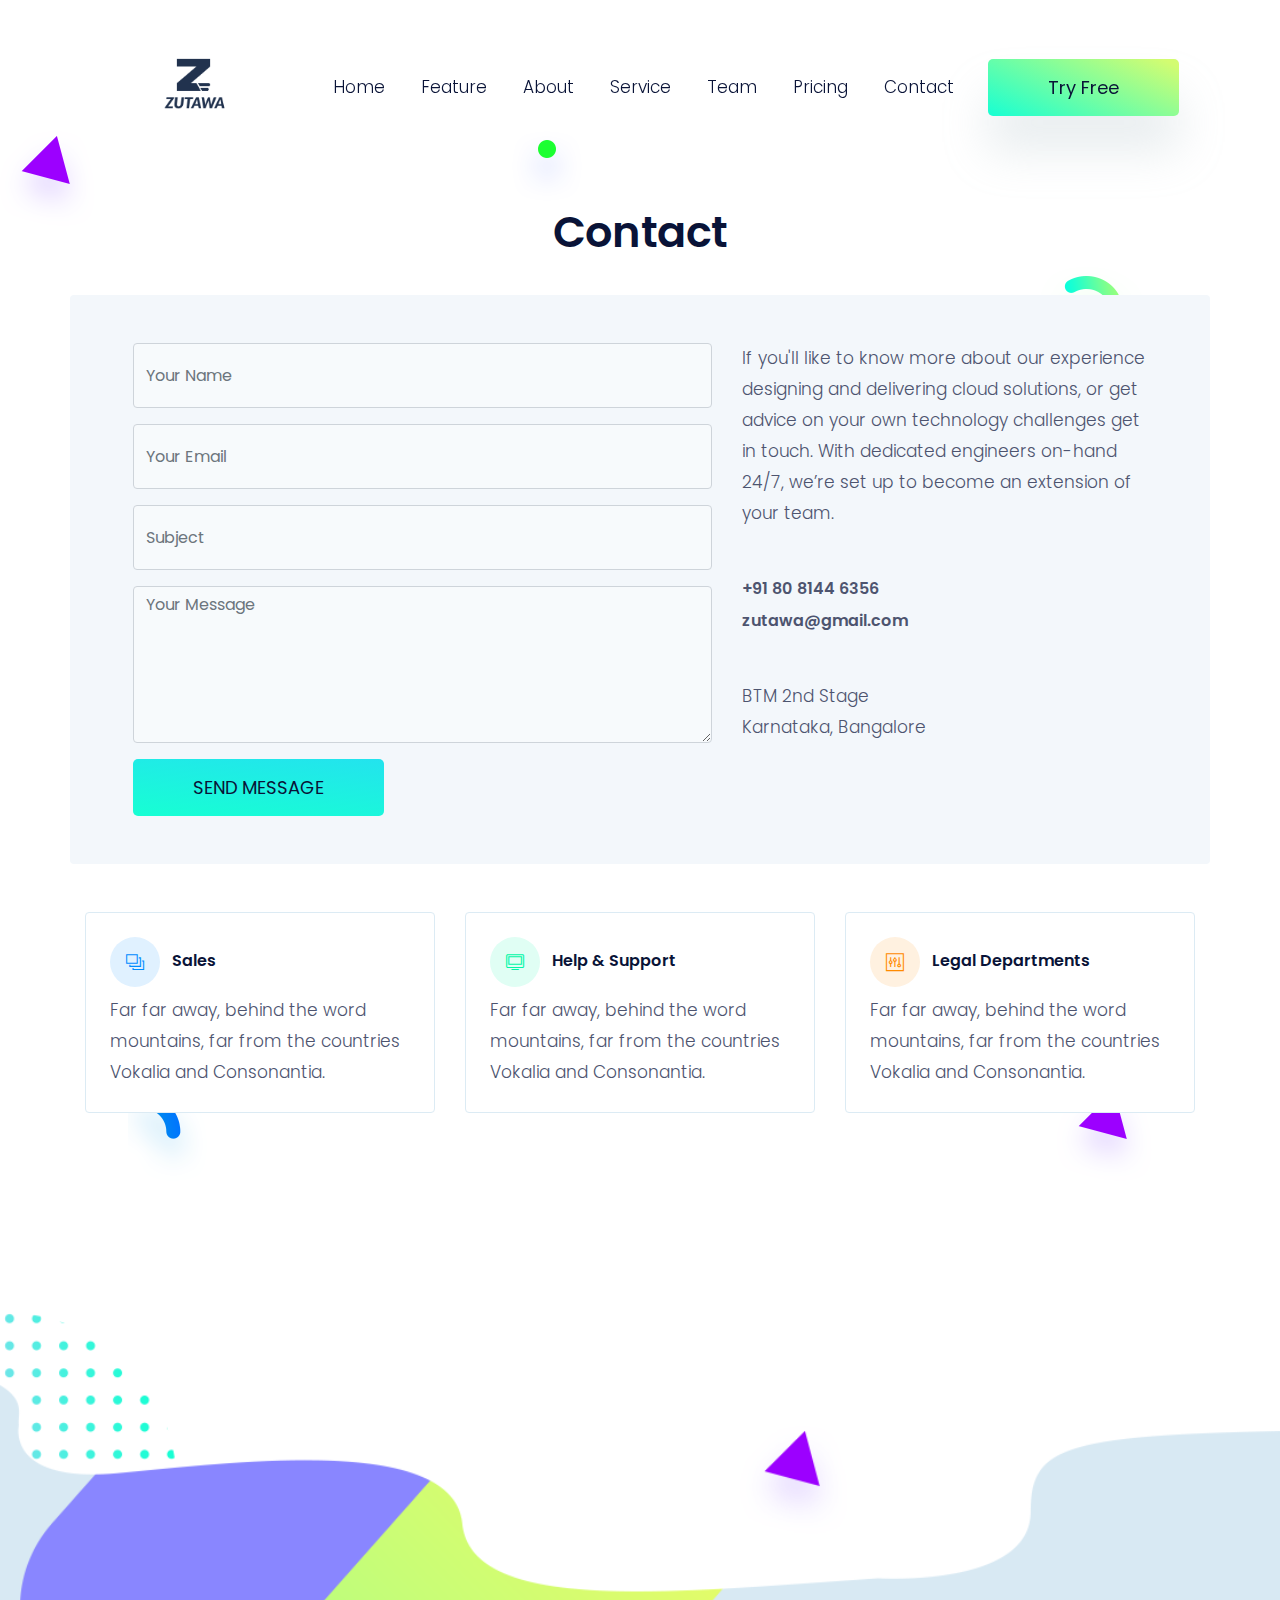
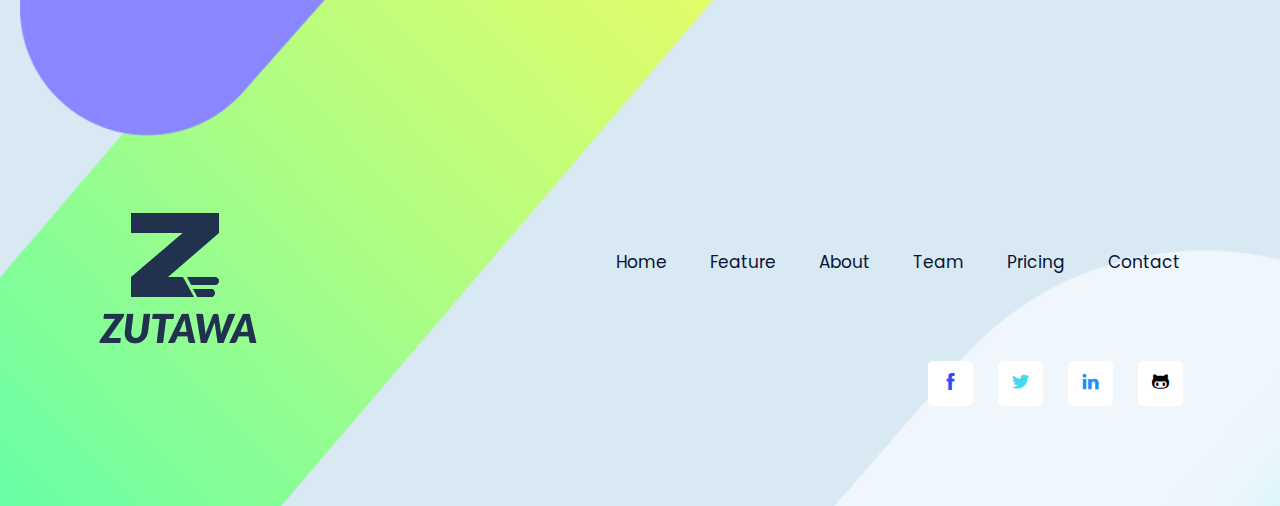
<file: theme/contact.html>
<!DOCTYPE html>

<!--
 // WEBSITE: https://themefisher.com
 // TWITTER: https://twitter.com/themefisher
 // FACEBOOK: https://www.facebook.com/themefisher
 // GITHUB: https://github.com/themefisher/
-->

<html lang="zxx">

<head>
    <meta charset="utf-8">
    <title>Dtox</title>

    <!-- mobile responsive meta -->
    <meta name="viewport" content="width=device-width, initial-scale=1">
    <meta name="viewport" content="width=device-width, initial-scale=1, maximum-scale=1">

    <!-- ** Plugins Needed for the Project ** -->
    <!-- Bootstrap -->
    <link rel="stylesheet" href="plugins/bootstrap/bootstrap.min.css">
    <!-- themefy-icon -->
    <link rel="stylesheet" href="plugins/themify-icons/themify-icons.css">
    <!-- slick slider -->
    <link rel="stylesheet" href="plugins/slick/slick.css">
    <!-- venobox popup -->
    <link rel="stylesheet" href="plugins/Venobox/venobox.css">
    <!-- aos -->
    <link rel="stylesheet" href="plugins/aos/aos.css">

    <!-- Main Stylesheet -->
    <link href="css/style.css" rel="stylesheet">

    <!--Favicon-->
    <link rel="shortcut icon" href="images/favicon.ico" type="image/x-icon">
    <link rel="icon" href="images/favicon.ico" type="image/x-icon">

</head>

<body>


    <!-- navigation -->
    <section class="fixed-top navigation">
        <div class="container">
            <nav class="navbar navbar-expand-lg navbar-light">
                <a class="navbar-brand" href="index.html"><img src="images/logo.png" style="scale:0.38;" alt="logo"></a>
                <button class="navbar-toggler border-0" type="button" data-toggle="collapse" data-target="#navbar" aria-controls="navbar" aria-expanded="false" aria-label="Toggle navigation">
        <span class="navbar-toggler-icon"></span>
      </button>
                <!-- navbar -->
                <div class="collapse navbar-collapse text-center" id="navbar">
                    <ul class="navbar-nav ml-auto">
                        <li class="nav-item">
                            <a class="nav-link" href="index.html">Home</a>
                        </li>
                        <li class="nav-item">
                            <a class="nav-link page-scroll" href="index.html#feature">Feature</a>
                        </li>
                        <li class="nav-item">
                            <a class="nav-link" href="about.html">About</a>
                        </li>
                        <li class="nav-item">
                            <a class="nav-link" href="service.html">Service</a>
                        </li>
                        <li class="nav-item">
                            <a class="nav-link page-scroll" href="index.html#team">Team</a>
                        </li>
                        <li class="nav-item">
                            <a class="nav-link page-scroll" href="index.html#pricing">Pricing</a>
                        </li>
                        <li class="nav-item">
                            <a class="nav-link" href="contact.html">Contact</a>
                        </li>
                    </ul>
                    <a href="#" class="btn btn-primary ml-lg-3 primary-shadow">Try Free</a>
                </div>
            </nav>
        </div>
    </section>
    <!-- /navigation -->

    <!-- contact -->
    <section class="section-lg contact">
        <div class="container">
            <div class="row">
                <div class="col-lg-12 text-center">
                    <h2 class="section-title">Contact</h2>
                </div>
            </div>
            <div class="row contact-bg p-5 rounded mb-5">
                <div class="col-lg-7 mb-4 mb-lg-0">
                    <form action="#">
                        <input type="text" class="form-control mb-3" id="name" name="name" placeholder="Your Name">
                        <input type="email" class="form-control mb-3" id="mail" name="mail" placeholder="Your Email">
                        <input type="text" class="form-control mb-3" id="subject" name="subject" placeholder="Subject">
                        <textarea name="message" id="message" class="form-control mb-3" placeholder="Your Message"></textarea>
                        <button type="submit" value="send" class="btn btn-secondary">SEND MESSAGE</button>
                    </form>
                </div>
                <div class="col-lg-5">
                    <p class="mb-5">If you'll like to know more about our experience designing and delivering cloud solutions, or get advice on your own technology challenges get in touch. With dedicated engineers on-hand 24/7, we’re set up to become an extension of
                        your team.</p>
                    <a href="tel:+442081446356" class="text-color h5 d-block">+91 80 8144 6356</a>
                    <a href="mailto:info@altostack.io" class="mb-5 text-color h5 d-block">zutawa@gmail.com</a>
                    <p>BTM 2nd Stage<br>Karnataka, Bangalore</p>
                </div>
            </div>
            <div class="row justify-content-center">
                <div class="col-lg-4 col-sm-6 mb-4 mb-lg-0">
                    <div class="card p-4 border-blue">
                        <h5><i class="ti-layers-alt round-icon blue mr-2"></i> Sales</h5>
                        <p class="mb-0">Far far away, behind the word mountains, far from the countries Vokalia and Consonantia.</p>
                    </div>
                </div>
                <div class="col-lg-4 col-sm-6 mb-4 mb-lg-0">
                    <div class="card p-4 border-blue">
                        <h5><i class="ti-desktop round-icon green mr-2"></i> Help & Support</h5>
                        <p class="mb-0">Far far away, behind the word mountains, far from the countries Vokalia and Consonantia.</p>
                    </div>
                </div>
                <div class="col-lg-4 col-sm-6 mb-4 mb-lg-0">
                    <div class="card p-4 border-blue">
                        <h5><i class="ti-panel round-icon orange mr-2"></i> Legal Departments</h5>
                        <p class="mb-0">Far far away, behind the word mountains, far from the countries Vokalia and Consonantia.</p>
                    </div>
                </div>
            </div>
        </div>
        <!-- background shapes -->
        <img class="contact-bg-1 up-down-animation" src="images/background-shape/feature-bg-2.png" alt="background-shape">
        <img class="contact-bg-2 left-right-animation" src="images/background-shape/green-half-cycle.png" alt="background-shape">
        <img class="contact-bg-3 up-down-animation" src="images/background-shape/green-dot.png" alt="background-shape">
        <img class="contact-bg-4 left-right-animation" src="images/background-shape/service-half-cycle.png" alt="background-shape">
        <img class="contact-bg-5 up-down-animation" src="images/background-shape/feature-bg-2.png" alt="background-shape">
    </section>
    <!-- /contact -->

    <!-- footer -->
    <footer class="footer-section footer" style="background-image: url(images/backgrounds/footer-bg.png);">
        <div class="container">
            <div class="row">
                <div class="col-lg-4 text-center text-lg-left mb-4 mb-lg-0">
                    <!-- logo -->
                    <a href="index.html">
                        <img class="img-fluid" src="images/logo.png" alt="logo">
                    </a>
                </div>
                <!-- footer menu -->
                <nav class="col-lg-8 align-self-center mb-5">
                    <ul class="list-inline text-lg-right text-center footer-menu">
                        <li class="list-inline-item active"><a href="index.html">Home</a></li>
                        <li class="list-inline-item"><a class="page-scroll" href="#feature">Feature</a></li>
                        <li class="list-inline-item"><a href="about.html">About</a></li>
                        <li class="list-inline-item"><a class="page-scroll" href="#team">Team</a></li>
                        <li class="list-inline-item"><a class="page-scroll" href="#pricing">Pricing</a></li>
                        <li class="list-inline-item"><a href="contact.html">Contact</a></li>
                    </ul>
                </nav>
                <!-- footer social icon -->
                <nav class="col-12">
                    <ul class="list-inline text-lg-right text-center social-icon">
                        <li class="list-inline-item">
                            <a class="facebook" href="#"><i class="ti-facebook"></i></a>
                        </li>
                        <li class="list-inline-item">
                            <a class="twitter" href="#"><i class="ti-twitter-alt"></i></a>
                        </li>
                        <li class="list-inline-item">
                            <a class="linkedin" href="#"><i class="ti-linkedin"></i></a>
                        </li>
                        <li class="list-inline-item">
                            <a class="black" href="#"><i class="ti-github"></i></a>
                        </li>
                    </ul>
                </nav>
            </div>
        </div>
    </footer>
    <!-- /footer -->

    <!-- jQuery -->
    <script src="plugins/jQuery/jquery.min.js"></script>
    <!-- Bootstrap JS -->
    <script src="plugins/bootstrap/bootstrap.min.js"></script>
    <!-- slick slider -->
    <script src="plugins/slick/slick.min.js"></script>
    <!-- venobox -->
    <script src="plugins/Venobox/venobox.min.js"></script>
    <!-- aos -->
    <script src="plugins/aos/aos.js"></script>
    <!-- Main Script -->
    <script src="js/script.js"></script>

</body>

</html>
</file>
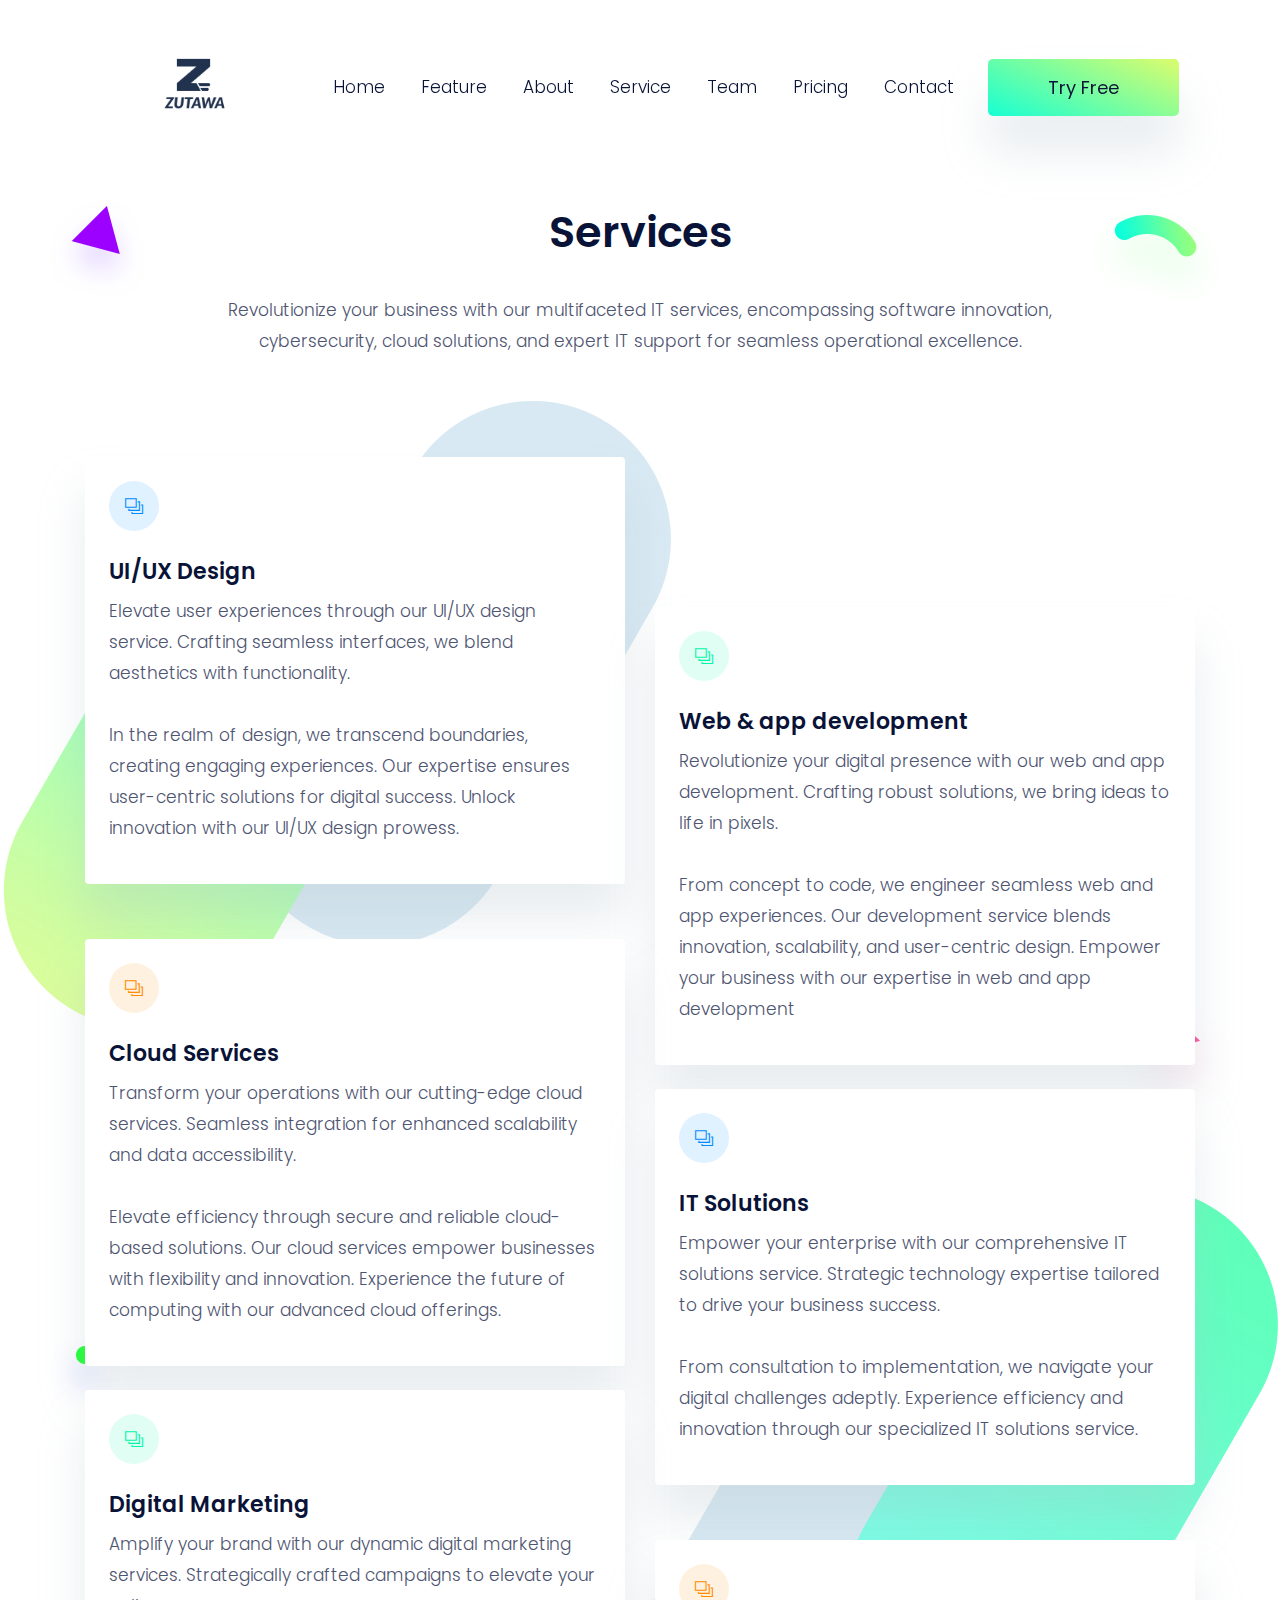
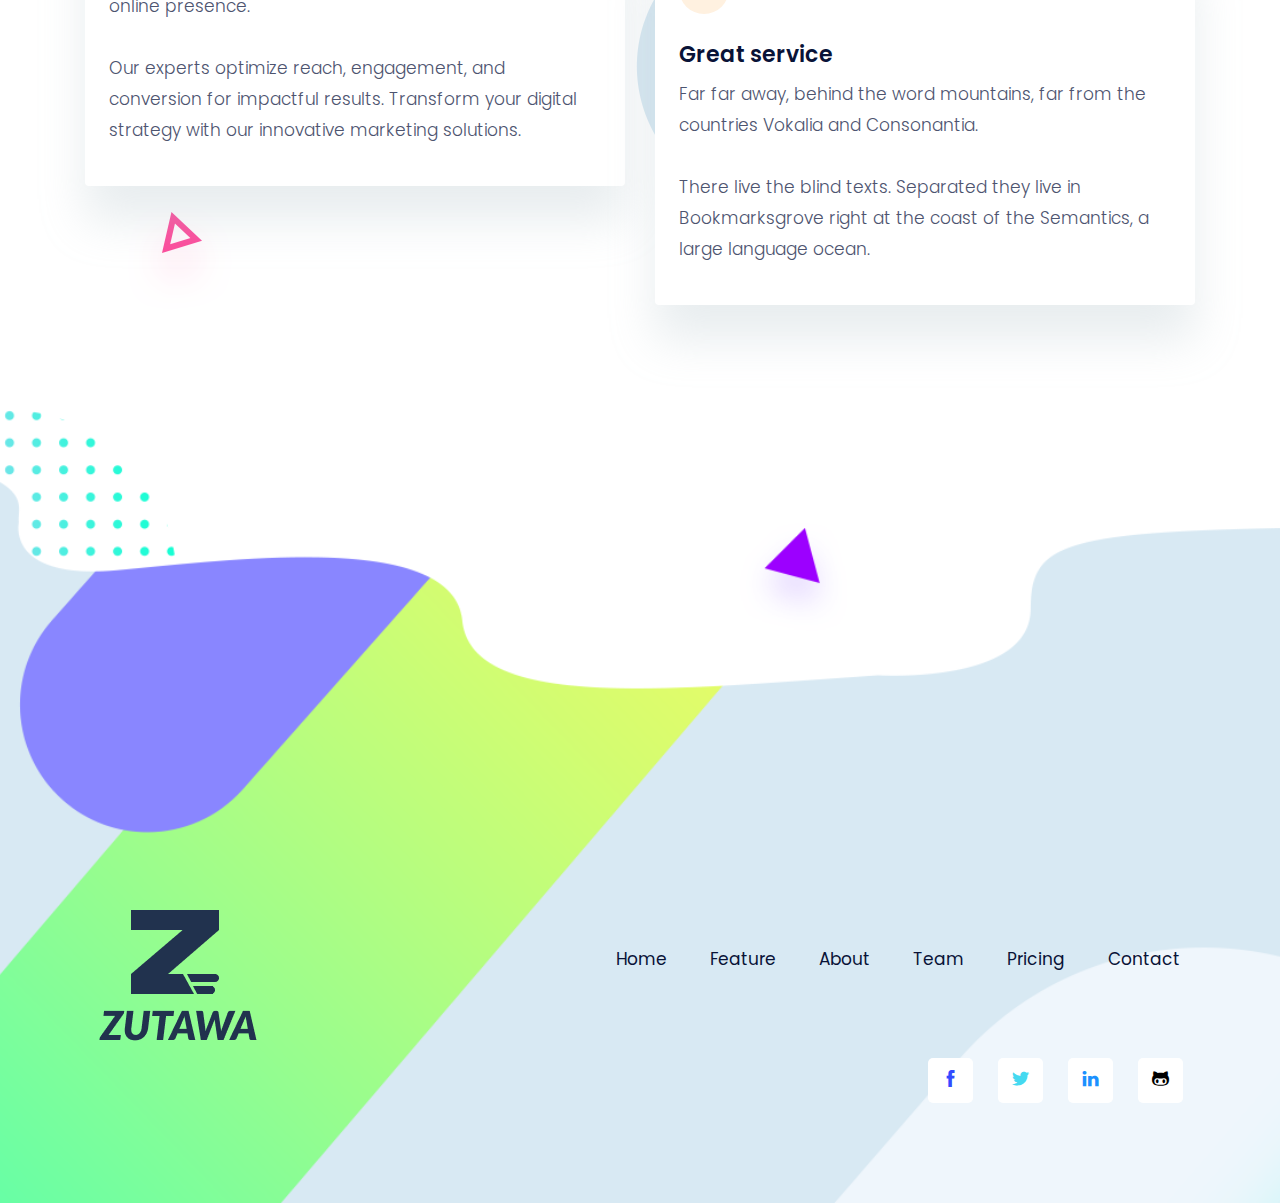
<file: theme/service.html>
<!DOCTYPE html>

<!--
 // WEBSITE: https://themefisher.com
 // TWITTER: https://twitter.com/themefisher
 // FACEBOOK: https://www.facebook.com/themefisher
 // GITHUB: https://github.com/themefisher/
-->

<html lang="zxx">

<head>
    <meta charset="utf-8">
    <title>Dtox</title>

    <!-- mobile responsive meta -->
    <meta name="viewport" content="width=device-width, initial-scale=1">
    <meta name="viewport" content="width=device-width, initial-scale=1, maximum-scale=1">

    <!-- ** Plugins Needed for the Project ** -->
    <!-- Bootstrap -->
    <link rel="stylesheet" href="plugins/bootstrap/bootstrap.min.css">
    <!-- themefy-icon -->
    <link rel="stylesheet" href="plugins/themify-icons/themify-icons.css">
    <!-- slick slider -->
    <link rel="stylesheet" href="plugins/slick/slick.css">
    <!-- venobox popup -->
    <link rel="stylesheet" href="plugins/Venobox/venobox.css">
    <!-- aos -->
    <link rel="stylesheet" href="plugins/aos/aos.css">

    <!-- Main Stylesheet -->
    <link href="css/style.css" rel="stylesheet">

    <!--Favicon-->
    <link rel="shortcut icon" href="images/favicon.ico" type="image/x-icon">
    <link rel="icon" href="images/favicon.ico" type="image/x-icon">

</head>

<body>


    <!-- navigation -->
    <section class="fixed-top navigation">
        <div class="container">
            <nav class="navbar navbar-expand-lg navbar-light">
                <a class="navbar-brand" href="index.html"><img src="images/logo.png" style="scale:0.38;" alt="logo"></a>
                <button class="navbar-toggler border-0" type="button" data-toggle="collapse" data-target="#navbar" aria-controls="navbar" aria-expanded="false" aria-label="Toggle navigation">
        <span class="navbar-toggler-icon"></span>
      </button>
                <!-- navbar -->
                <div class="collapse navbar-collapse text-center" id="navbar">
                    <ul class="navbar-nav ml-auto">
                        <li class="nav-item">
                            <a class="nav-link" href="index.html">Home</a>
                        </li>
                        <li class="nav-item">
                            <a class="nav-link page-scroll" href="index.html#feature">Feature</a>
                        </li>
                        <li class="nav-item">
                            <a class="nav-link" href="about.html">About</a>
                        </li>
                        <li class="nav-item">
                            <a class="nav-link" href="service.html">Service</a>
                        </li>
                        <li class="nav-item">
                            <a class="nav-link page-scroll" href="index.html#team">Team</a>
                        </li>
                        <li class="nav-item">
                            <a class="nav-link page-scroll" href="index.html#pricing">Pricing</a>
                        </li>
                        <li class="nav-item">
                            <a class="nav-link" href="contact.html">Contact</a>
                        </li>
                    </ul>
                    <a href="#" class="btn btn-primary ml-lg-3 primary-shadow">Try Free</a>
                </div>
            </nav>
        </div>
    </section>
    <!-- /navigation -->

    <!-- service -->
    <section class="section-lg service-bg-image position-relative" style="background-image: url(images/backgrounds/service-page.png);">
        <div class="container">
            <div class="row">
                <div class="col-12 text-center">
                    <h2 class="section-title">Services</h2>
                    <p class="mb-100">Revolutionize your business with our multifaceted IT services, encompassing software innovation, <br> cybersecurity, cloud solutions, and expert IT support for seamless operational excellence.</p>
                </div>
                <!-- service item -->
                <div class="col-sm-6 mb-4">
                    <div class="rounded bg-white p-4 shadow-primary">
                        <i class="ti-layers-alt round-icon blue mb-4"></i>
                        <h4>UI/UX Design</h4>
                        <p>Elevate user experiences through our UI/UX design service. Crafting seamless interfaces, we blend aesthetics with functionality.<br><br> In the realm of design, we transcend boundaries, creating engaging experiences. Our expertise
                            ensures user-centric solutions for digital success. Unlock innovation with our UI/UX design prowess.
                        </p>
                    </div>
                </div>
                <!-- service item -->
                <div class="col-sm-6 mb-4 translate-y-150">
                    <div class="rounded bg-white p-4 shadow-primary">
                        <i class="ti-layers-alt round-icon green mb-4"></i>
                        <h4>Web & app development</h4>
                        <p>Revolutionize your digital presence with our web and app development. Crafting robust solutions, we bring ideas to life in pixels.<br><br>From concept to code, we engineer seamless web and app experiences. Our development service
                            blends innovation, scalability, and user-centric design. Empower your business with our expertise in web and app development
                        </p>
                    </div>
                </div>
                <!-- service item -->
                <div class="col-sm-6 mb-4">
                    <div class="rounded bg-white p-4 shadow-primary">
                        <i class="ti-layers-alt round-icon orange mb-4"></i>
                        <h4>Cloud Services</h4>
                        <p>Transform your operations with our cutting-edge cloud services. Seamless integration for enhanced scalability and data accessibility.<br><br> Elevate efficiency through secure and reliable cloud-based solutions. Our cloud services
                            empower businesses with flexibility and innovation. Experience the future of computing with our advanced cloud offerings.
                        </p>
                    </div>
                </div>
                <!-- service item -->
                <div class="col-sm-6 mb-4 translate-y-150">
                    <div class="rounded bg-white p-4 shadow-primary">
                        <i class="ti-layers-alt round-icon blue mb-4"></i>
                        <h4>IT Solutions</h4>
                        <p>Empower your enterprise with our comprehensive IT solutions service. Strategic technology expertise tailored to drive your business success.<br><br>From consultation to implementation, we navigate your digital challenges adeptly.
                            Experience efficiency and innovation through our specialized IT solutions service.
                        </p>
                    </div>
                </div>
                <!-- service item -->
                <div class="col-sm-6 mb-4">
                    <div class="rounded bg-white p-4 shadow-primary">
                        <i class="ti-layers-alt round-icon green mb-4"></i>
                        <h4>Digital Marketing</h4>
                        <p>Amplify your brand with our dynamic digital marketing services. Strategically crafted campaigns to elevate your online presence.<br><br> Our experts optimize reach, engagement, and conversion for impactful results. Transform your
                            digital strategy with our innovative marketing solutions.
                        </p>
                    </div>
                </div>
                <!-- service item -->
                <div class="col-sm-6 mb-4 translate-y-150">
                    <div class="rounded bg-white p-4 shadow-primary">
                        <i class="ti-layers-alt round-icon orange mb-4"></i>
                        <h4>Great service</h4>
                        <p>Far far away, behind the word mountains, far from the countries Vokalia and Consonantia.<br><br>There live the blind texts. Separated they live in Bookmarksgrove right at the coast of the Semantics, a large language ocean.</p>
                    </div>
                </div>
            </div>
        </div>
        <!-- background shapes -->
        <img class="service-bg-1 up-down-animation" src="images/background-shape/feature-bg-2.png" alt="">
        <img class="service-bg-2 left-right-animation" src="images/background-shape/seo-half-cycle.png" alt="">
        <img class="service-bg-3 up-down-animation" src="images/background-shape/team-bg-triangle.png" alt="">
        <img class="service-bg-4 left-right-animation" src="images/background-shape/green-dot.png" alt="">
        <img class="service-bg-5 up-down-animation" src="images/background-shape/team-bg-triangle.png" alt="">
    </section>
    <!-- /service -->

    <!-- footer -->
    <footer class="footer-section footer" style="background-image: url(images/backgrounds/footer-bg.png);">
        <div class="container">
            <div class="row">
                <div class="col-lg-4 text-center text-lg-left mb-4 mb-lg-0">
                    <!-- logo -->
                    <a href="index.html">
                        <img class="img-fluid" src="images/logo.png" alt="logo">
                    </a>
                </div>
                <!-- footer menu -->
                <nav class="col-lg-8 align-self-center mb-5">
                    <ul class="list-inline text-lg-right text-center footer-menu">
                        <li class="list-inline-item active"><a href="index.html">Home</a></li>
                        <li class="list-inline-item"><a class="page-scroll" href="#feature">Feature</a></li>
                        <li class="list-inline-item"><a href="about.html">About</a></li>
                        <li class="list-inline-item"><a class="page-scroll" href="#team">Team</a></li>
                        <li class="list-inline-item"><a class="page-scroll" href="#pricing">Pricing</a></li>
                        <li class="list-inline-item"><a href="contact.html">Contact</a></li>
                    </ul>
                </nav>
                <!-- footer social icon -->
                <nav class="col-12">
                    <ul class="list-inline text-lg-right text-center social-icon">
                        <li class="list-inline-item">
                            <a class="facebook" href="#"><i class="ti-facebook"></i></a>
                        </li>
                        <li class="list-inline-item">
                            <a class="twitter" href="#"><i class="ti-twitter-alt"></i></a>
                        </li>
                        <li class="list-inline-item">
                            <a class="linkedin" href="#"><i class="ti-linkedin"></i></a>
                        </li>
                        <li class="list-inline-item">
                            <a class="black" href="#"><i class="ti-github"></i></a>
                        </li>
                    </ul>
                </nav>
            </div>
        </div>
    </footer>
    <!-- /footer -->

    <!-- jQuery -->
    <script src="plugins/jQuery/jquery.min.js"></script>
    <!-- Bootstrap JS -->
    <script src="plugins/bootstrap/bootstrap.min.js"></script>
    <!-- slick slider -->
    <script src="plugins/slick/slick.min.js"></script>
    <!-- venobox -->
    <script src="plugins/Venobox/venobox.min.js"></script>
    <!-- aos -->
    <script src="plugins/aos/aos.js"></script>
    <!-- Main Script -->
    <script src="js/script.js"></script>

</body>

</html>
</file>
<file: theme/plugins/themify-icons/themify-icons.css>
@font-face {
  font-family: 'themify';
  src: url('fonts/themify.eot?-fvbane');
  src: url('fonts/themify.eot?#iefix-fvbane') format('embedded-opentype'),
  url('fonts/themify.woff?-fvbane') format('woff'),
  url('fonts/themify.ttf?-fvbane') format('truetype'),
  url('fonts/themify.svg?-fvbane#themify') format('svg');
  font-weight: normal;
  font-style: normal;
}

[class^="ti-"],
[class*=" ti-"] {
  font-family: 'themify';
  speak: none;
  font-style: normal;
  font-weight: normal;
  font-variant: normal;
  text-transform: none;
  line-height: 1;

  /* Better Font Rendering =========== */
  -webkit-font-smoothing: antialiased;
  -moz-osx-font-smoothing: grayscale;
}

.ti-wand:before {
  content: "\e600";
}

.ti-volume:before {
  content: "\e601";
}

.ti-user:before {
  content: "\e602";
}

.ti-unlock:before {
  content: "\e603";
}

.ti-unlink:before {
  content: "\e604";
}

.ti-trash:before {
  content: "\e605";
}

.ti-thought:before {
  content: "\e606";
}

.ti-target:before {
  content: "\e607";
}

.ti-tag:before {
  content: "\e608";
}

.ti-tablet:before {
  content: "\e609";
}

.ti-star:before {
  content: "\e60a";
}

.ti-spray:before {
  content: "\e60b";
}

.ti-signal:before {
  content: "\e60c";
}

.ti-shopping-cart:before {
  content: "\e60d";
}

.ti-shopping-cart-full:before {
  content: "\e60e";
}

.ti-settings:before {
  content: "\e60f";
}

.ti-search:before {
  content: "\e610";
}

.ti-zoom-in:before {
  content: "\e611";
}

.ti-zoom-out:before {
  content: "\e612";
}

.ti-cut:before {
  content: "\e613";
}

.ti-ruler:before {
  content: "\e614";
}

.ti-ruler-pencil:before {
  content: "\e615";
}

.ti-ruler-alt:before {
  content: "\e616";
}

.ti-bookmark:before {
  content: "\e617";
}

.ti-bookmark-alt:before {
  content: "\e618";
}

.ti-reload:before {
  content: "\e619";
}

.ti-plus:before {
  content: "\e61a";
}

.ti-pin:before {
  content: "\e61b";
}

.ti-pencil:before {
  content: "\e61c";
}

.ti-pencil-alt:before {
  content: "\e61d";
}

.ti-paint-roller:before {
  content: "\e61e";
}

.ti-paint-bucket:before {
  content: "\e61f";
}

.ti-na:before {
  content: "\e620";
}

.ti-mobile:before {
  content: "\e621";
}

.ti-minus:before {
  content: "\e622";
}

.ti-medall:before {
  content: "\e623";
}

.ti-medall-alt:before {
  content: "\e624";
}

.ti-marker:before {
  content: "\e625";
}

.ti-marker-alt:before {
  content: "\e626";
}

.ti-arrow-up:before {
  content: "\e627";
}

.ti-arrow-right:before {
  content: "\e628";
}

.ti-arrow-left:before {
  content: "\e629";
}

.ti-arrow-down:before {
  content: "\e62a";
}

.ti-lock:before {
  content: "\e62b";
}

.ti-location-arrow:before {
  content: "\e62c";
}

.ti-link:before {
  content: "\e62d";
}

.ti-layout:before {
  content: "\e62e";
}

.ti-layers:before {
  content: "\e62f";
}

.ti-layers-alt:before {
  content: "\e630";
}

.ti-key:before {
  content: "\e631";
}

.ti-import:before {
  content: "\e632";
}

.ti-image:before {
  content: "\e633";
}

.ti-heart:before {
  content: "\e634";
}

.ti-heart-broken:before {
  content: "\e635";
}

.ti-hand-stop:before {
  content: "\e636";
}

.ti-hand-open:before {
  content: "\e637";
}

.ti-hand-drag:before {
  content: "\e638";
}

.ti-folder:before {
  content: "\e639";
}

.ti-flag:before {
  content: "\e63a";
}

.ti-flag-alt:before {
  content: "\e63b";
}

.ti-flag-alt-2:before {
  content: "\e63c";
}

.ti-eye:before {
  content: "\e63d";
}

.ti-export:before {
  content: "\e63e";
}

.ti-exchange-vertical:before {
  content: "\e63f";
}

.ti-desktop:before {
  content: "\e640";
}

.ti-cup:before {
  content: "\e641";
}

.ti-crown:before {
  content: "\e642";
}

.ti-comments:before {
  content: "\e643";
}

.ti-comment:before {
  content: "\e644";
}

.ti-comment-alt:before {
  content: "\e645";
}

.ti-close:before {
  content: "\e646";
}

.ti-clip:before {
  content: "\e647";
}

.ti-angle-up:before {
  content: "\e648";
}

.ti-angle-right:before {
  content: "\e649";
}

.ti-angle-left:before {
  content: "\e64a";
}

.ti-angle-down:before {
  content: "\e64b";
}

.ti-check:before {
  content: "\e64c";
}

.ti-check-box:before {
  content: "\e64d";
}

.ti-camera:before {
  content: "\e64e";
}

.ti-announcement:before {
  content: "\e64f";
}

.ti-brush:before {
  content: "\e650";
}

.ti-briefcase:before {
  content: "\e651";
}

.ti-bolt:before {
  content: "\e652";
}

.ti-bolt-alt:before {
  content: "\e653";
}

.ti-blackboard:before {
  content: "\e654";
}

.ti-bag:before {
  content: "\e655";
}

.ti-move:before {
  content: "\e656";
}

.ti-arrows-vertical:before {
  content: "\e657";
}

.ti-arrows-horizontal:before {
  content: "\e658";
}

.ti-fullscreen:before {
  content: "\e659";
}

.ti-arrow-top-right:before {
  content: "\e65a";
}

.ti-arrow-top-left:before {
  content: "\e65b";
}

.ti-arrow-circle-up:before {
  content: "\e65c";
}

.ti-arrow-circle-right:before {
  content: "\e65d";
}

.ti-arrow-circle-left:before {
  content: "\e65e";
}

.ti-arrow-circle-down:before {
  content: "\e65f";
}

.ti-angle-double-up:before {
  content: "\e660";
}

.ti-angle-double-right:before {
  content: "\e661";
}

.ti-angle-double-left:before {
  content: "\e662";
}

.ti-angle-double-down:before {
  content: "\e663";
}

.ti-zip:before {
  content: "\e664";
}

.ti-world:before {
  content: "\e665";
}

.ti-wheelchair:before {
  content: "\e666";
}

.ti-view-list:before {
  content: "\e667";
}

.ti-view-list-alt:before {
  content: "\e668";
}

.ti-view-grid:before {
  content: "\e669";
}

.ti-uppercase:before {
  content: "\e66a";
}

.ti-upload:before {
  content: "\e66b";
}

.ti-underline:before {
  content: "\e66c";
}

.ti-truck:before {
  content: "\e66d";
}

.ti-timer:before {
  content: "\e66e";
}

.ti-ticket:before {
  content: "\e66f";
}

.ti-thumb-up:before {
  content: "\e670";
}

.ti-thumb-down:before {
  content: "\e671";
}

.ti-text:before {
  content: "\e672";
}

.ti-stats-up:before {
  content: "\e673";
}

.ti-stats-down:before {
  content: "\e674";
}

.ti-split-v:before {
  content: "\e675";
}

.ti-split-h:before {
  content: "\e676";
}

.ti-smallcap:before {
  content: "\e677";
}

.ti-shine:before {
  content: "\e678";
}

.ti-shift-right:before {
  content: "\e679";
}

.ti-shift-left:before {
  content: "\e67a";
}

.ti-shield:before {
  content: "\e67b";
}

.ti-notepad:before {
  content: "\e67c";
}

.ti-server:before {
  content: "\e67d";
}

.ti-quote-right:before {
  content: "\e67e";
}

.ti-quote-left:before {
  content: "\e67f";
}

.ti-pulse:before {
  content: "\e680";
}

.ti-printer:before {
  content: "\e681";
}

.ti-power-off:before {
  content: "\e682";
}

.ti-plug:before {
  content: "\e683";
}

.ti-pie-chart:before {
  content: "\e684";
}

.ti-paragraph:before {
  content: "\e685";
}

.ti-panel:before {
  content: "\e686";
}

.ti-package:before {
  content: "\e687";
}

.ti-music:before {
  content: "\e688";
}

.ti-music-alt:before {
  content: "\e689";
}

.ti-mouse:before {
  content: "\e68a";
}

.ti-mouse-alt:before {
  content: "\e68b";
}

.ti-money:before {
  content: "\e68c";
}

.ti-microphone:before {
  content: "\e68d";
}

.ti-menu:before {
  content: "\e68e";
}

.ti-menu-alt:before {
  content: "\e68f";
}

.ti-map:before {
  content: "\e690";
}

.ti-map-alt:before {
  content: "\e691";
}

.ti-loop:before {
  content: "\e692";
}

.ti-location-pin:before {
  content: "\e693";
}

.ti-list:before {
  content: "\e694";
}

.ti-light-bulb:before {
  content: "\e695";
}

.ti-Italic:before {
  content: "\e696";
}

.ti-info:before {
  content: "\e697";
}

.ti-infinite:before {
  content: "\e698";
}

.ti-id-badge:before {
  content: "\e699";
}

.ti-hummer:before {
  content: "\e69a";
}

.ti-home:before {
  content: "\e69b";
}

.ti-help:before {
  content: "\e69c";
}

.ti-headphone:before {
  content: "\e69d";
}

.ti-harddrives:before {
  content: "\e69e";
}

.ti-harddrive:before {
  content: "\e69f";
}

.ti-gift:before {
  content: "\e6a0";
}

.ti-game:before {
  content: "\e6a1";
}

.ti-filter:before {
  content: "\e6a2";
}

.ti-files:before {
  content: "\e6a3";
}

.ti-file:before {
  content: "\e6a4";
}

.ti-eraser:before {
  content: "\e6a5";
}

.ti-envelope:before {
  content: "\e6a6";
}

.ti-download:before {
  content: "\e6a7";
}

.ti-direction:before {
  content: "\e6a8";
}

.ti-direction-alt:before {
  content: "\e6a9";
}

.ti-dashboard:before {
  content: "\e6aa";
}

.ti-control-stop:before {
  content: "\e6ab";
}

.ti-control-shuffle:before {
  content: "\e6ac";
}

.ti-control-play:before {
  content: "\e6ad";
}

.ti-control-pause:before {
  content: "\e6ae";
}

.ti-control-forward:before {
  content: "\e6af";
}

.ti-control-backward:before {
  content: "\e6b0";
}

.ti-cloud:before {
  content: "\e6b1";
}

.ti-cloud-up:before {
  content: "\e6b2";
}

.ti-cloud-down:before {
  content: "\e6b3";
}

.ti-clipboard:before {
  content: "\e6b4";
}

.ti-car:before {
  content: "\e6b5";
}

.ti-calendar:before {
  content: "\e6b6";
}

.ti-book:before {
  content: "\e6b7";
}

.ti-bell:before {
  content: "\e6b8";
}

.ti-basketball:before {
  content: "\e6b9";
}

.ti-bar-chart:before {
  content: "\e6ba";
}

.ti-bar-chart-alt:before {
  content: "\e6bb";
}

.ti-back-right:before {
  content: "\e6bc";
}

.ti-back-left:before {
  content: "\e6bd";
}

.ti-arrows-corner:before {
  content: "\e6be";
}

.ti-archive:before {
  content: "\e6bf";
}

.ti-anchor:before {
  content: "\e6c0";
}

.ti-align-right:before {
  content: "\e6c1";
}

.ti-align-left:before {
  content: "\e6c2";
}

.ti-align-justify:before {
  content: "\e6c3";
}

.ti-align-center:before {
  content: "\e6c4";
}

.ti-alert:before {
  content: "\e6c5";
}

.ti-alarm-clock:before {
  content: "\e6c6";
}

.ti-agenda:before {
  content: "\e6c7";
}

.ti-write:before {
  content: "\e6c8";
}

.ti-window:before {
  content: "\e6c9";
}

.ti-widgetized:before {
  content: "\e6ca";
}

.ti-widget:before {
  content: "\e6cb";
}

.ti-widget-alt:before {
  content: "\e6cc";
}

.ti-wallet:before {
  content: "\e6cd";
}

.ti-video-clapper:before {
  content: "\e6ce";
}

.ti-video-camera:before {
  content: "\e6cf";
}

.ti-vector:before {
  content: "\e6d0";
}

.ti-themify-logo:before {
  content: "\e6d1";
}

.ti-themify-favicon:before {
  content: "\e6d2";
}

.ti-themify-favicon-alt:before {
  content: "\e6d3";
}

.ti-support:before {
  content: "\e6d4";
}

.ti-stamp:before {
  content: "\e6d5";
}

.ti-split-v-alt:before {
  content: "\e6d6";
}

.ti-slice:before {
  content: "\e6d7";
}

.ti-shortcode:before {
  content: "\e6d8";
}

.ti-shift-right-alt:before {
  content: "\e6d9";
}

.ti-shift-left-alt:before {
  content: "\e6da";
}

.ti-ruler-alt-2:before {
  content: "\e6db";
}

.ti-receipt:before {
  content: "\e6dc";
}

.ti-pin2:before {
  content: "\e6dd";
}

.ti-pin-alt:before {
  content: "\e6de";
}

.ti-pencil-alt2:before {
  content: "\e6df";
}

.ti-palette:before {
  content: "\e6e0";
}

.ti-more:before {
  content: "\e6e1";
}

.ti-more-alt:before {
  content: "\e6e2";
}

.ti-microphone-alt:before {
  content: "\e6e3";
}

.ti-magnet:before {
  content: "\e6e4";
}

.ti-line-double:before {
  content: "\e6e5";
}

.ti-line-dotted:before {
  content: "\e6e6";
}

.ti-line-dashed:before {
  content: "\e6e7";
}

.ti-layout-width-full:before {
  content: "\e6e8";
}

.ti-layout-width-default:before {
  content: "\e6e9";
}

.ti-layout-width-default-alt:before {
  content: "\e6ea";
}

.ti-layout-tab:before {
  content: "\e6eb";
}

.ti-layout-tab-window:before {
  content: "\e6ec";
}

.ti-layout-tab-v:before {
  content: "\e6ed";
}

.ti-layout-tab-min:before {
  content: "\e6ee";
}

.ti-layout-slider:before {
  content: "\e6ef";
}

.ti-layout-slider-alt:before {
  content: "\e6f0";
}

.ti-layout-sidebar-right:before {
  content: "\e6f1";
}

.ti-layout-sidebar-none:before {
  content: "\e6f2";
}

.ti-layout-sidebar-left:before {
  content: "\e6f3";
}

.ti-layout-placeholder:before {
  content: "\e6f4";
}

.ti-layout-menu:before {
  content: "\e6f5";
}

.ti-layout-menu-v:before {
  content: "\e6f6";
}

.ti-layout-menu-separated:before {
  content: "\e6f7";
}

.ti-layout-menu-full:before {
  content: "\e6f8";
}

.ti-layout-media-right-alt:before {
  content: "\e6f9";
}

.ti-layout-media-right:before {
  content: "\e6fa";
}

.ti-layout-media-overlay:before {
  content: "\e6fb";
}

.ti-layout-media-overlay-alt:before {
  content: "\e6fc";
}

.ti-layout-media-overlay-alt-2:before {
  content: "\e6fd";
}

.ti-layout-media-left-alt:before {
  content: "\e6fe";
}

.ti-layout-media-left:before {
  content: "\e6ff";
}

.ti-layout-media-center-alt:before {
  content: "\e700";
}

.ti-layout-media-center:before {
  content: "\e701";
}

.ti-layout-list-thumb:before {
  content: "\e702";
}

.ti-layout-list-thumb-alt:before {
  content: "\e703";
}

.ti-layout-list-post:before {
  content: "\e704";
}

.ti-layout-list-large-image:before {
  content: "\e705";
}

.ti-layout-line-solid:before {
  content: "\e706";
}

.ti-layout-grid4:before {
  content: "\e707";
}

.ti-layout-grid3:before {
  content: "\e708";
}

.ti-layout-grid2:before {
  content: "\e709";
}

.ti-layout-grid2-thumb:before {
  content: "\e70a";
}

.ti-layout-cta-right:before {
  content: "\e70b";
}

.ti-layout-cta-left:before {
  content: "\e70c";
}

.ti-layout-cta-center:before {
  content: "\e70d";
}

.ti-layout-cta-btn-right:before {
  content: "\e70e";
}

.ti-layout-cta-btn-left:before {
  content: "\e70f";
}

.ti-layout-column4:before {
  content: "\e710";
}

.ti-layout-column3:before {
  content: "\e711";
}

.ti-layout-column2:before {
  content: "\e712";
}

.ti-layout-accordion-separated:before {
  content: "\e713";
}

.ti-layout-accordion-merged:before {
  content: "\e714";
}

.ti-layout-accordion-list:before {
  content: "\e715";
}

.ti-ink-pen:before {
  content: "\e716";
}

.ti-info-alt:before {
  content: "\e717";
}

.ti-help-alt:before {
  content: "\e718";
}

.ti-headphone-alt:before {
  content: "\e719";
}

.ti-hand-point-up:before {
  content: "\e71a";
}

.ti-hand-point-right:before {
  content: "\e71b";
}

.ti-hand-point-left:before {
  content: "\e71c";
}

.ti-hand-point-down:before {
  content: "\e71d";
}

.ti-gallery:before {
  content: "\e71e";
}

.ti-face-smile:before {
  content: "\e71f";
}

.ti-face-sad:before {
  content: "\e720";
}

.ti-credit-card:before {
  content: "\e721";
}

.ti-control-skip-forward:before {
  content: "\e722";
}

.ti-control-skip-backward:before {
  content: "\e723";
}

.ti-control-record:before {
  content: "\e724";
}

.ti-control-eject:before {
  content: "\e725";
}

.ti-comments-smiley:before {
  content: "\e726";
}

.ti-brush-alt:before {
  content: "\e727";
}

.ti-youtube:before {
  content: "\e728";
}

.ti-vimeo:before {
  content: "\e729";
}

.ti-twitter:before {
  content: "\e72a";
}

.ti-time:before {
  content: "\e72b";
}

.ti-tumblr:before {
  content: "\e72c";
}

.ti-skype:before {
  content: "\e72d";
}

.ti-share:before {
  content: "\e72e";
}

.ti-share-alt:before {
  content: "\e72f";
}

.ti-rocket:before {
  content: "\e730";
}

.ti-pinterest:before {
  content: "\e731";
}

.ti-new-window:before {
  content: "\e732";
}

.ti-microsoft:before {
  content: "\e733";
}

.ti-list-ol:before {
  content: "\e734";
}

.ti-linkedin:before {
  content: "\e735";
}

.ti-layout-sidebar-2:before {
  content: "\e736";
}

.ti-layout-grid4-alt:before {
  content: "\e737";
}

.ti-layout-grid3-alt:before {
  content: "\e738";
}

.ti-layout-grid2-alt:before {
  content: "\e739";
}

.ti-layout-column4-alt:before {
  content: "\e73a";
}

.ti-layout-column3-alt:before {
  content: "\e73b";
}

.ti-layout-column2-alt:before {
  content: "\e73c";
}

.ti-instagram:before {
  content: "\e73d";
}

.ti-google:before {
  content: "\e73e";
}

.ti-github:before {
  content: "\e73f";
}

.ti-flickr:before {
  content: "\e740";
}

.ti-facebook:before {
  content: "\e741";
}

.ti-dropbox:before {
  content: "\e742";
}

.ti-dribbble:before {
  content: "\e743";
}

.ti-apple:before {
  content: "\e744";
}

.ti-android:before {
  content: "\e745";
}

.ti-save:before {
  content: "\e746";
}

.ti-save-alt:before {
  content: "\e747";
}

.ti-yahoo:before {
  content: "\e748";
}

.ti-wordpress:before {
  content: "\e749";
}

.ti-vimeo-alt:before {
  content: "\e74a";
}

.ti-twitter-alt:before {
  content: "\e74b";
}

.ti-tumblr-alt:before {
  content: "\e74c";
}

.ti-trello:before {
  content: "\e74d";
}

.ti-stack-overflow:before {
  content: "\e74e";
}

.ti-soundcloud:before {
  content: "\e74f";
}

.ti-sharethis:before {
  content: "\e750";
}

.ti-sharethis-alt:before {
  content: "\e751";
}

.ti-reddit:before {
  content: "\e752";
}

.ti-pinterest-alt:before {
  content: "\e753";
}

.ti-microsoft-alt:before {
  content: "\e754";
}

.ti-linux:before {
  content: "\e755";
}

.ti-jsfiddle:before {
  content: "\e756";
}

.ti-joomla:before {
  content: "\e757";
}

.ti-html5:before {
  content: "\e758";
}

.ti-flickr-alt:before {
  content: "\e759";
}

.ti-email:before {
  content: "\e75a";
}

.ti-drupal:before {
  content: "\e75b";
}

.ti-dropbox-alt:before {
  content: "\e75c";
}

.ti-css3:before {
  content: "\e75d";
}

.ti-rss:before {
  content: "\e75e";
}

.ti-rss-alt:before {
  content: "\e75f";
}
</file>
<file: theme/plugins/Venobox/venobox.css>
/* ------ venobox.css --------*/
.vbox-overlay *, .vbox-overlay *:before, .vbox-overlay *:after{
    -webkit-backface-visibility: hidden;
    -webkit-box-sizing:border-box;
    -moz-box-sizing:border-box;
    box-sizing:border-box;

}
.vbox-overlay{
    display: -webkit-flex;
    display: flex;
    -webkit-flex-direction: column;
    flex-direction: column;
    -webkit-justify-content: center;
    justify-content: center;
    -webkit-align-items: center;
    align-items: center;
    position: fixed;
    left: 0;
    top: 0;
    bottom: 0;
    right: 0;
    z-index: 1040;
    -webkit-transform:translateZ(1000px);
    transform: translateZ(1000px);
    transform-style: preserve-3d;
}

/* ----- navigation ----- */
.vbox-title{
    width: 100%;
    height: 40px;
    float: left;
    text-align: center;
    line-height: 28px;
    font-size: 12px;
    padding: 6px 40px;
    overflow: hidden;
    position: fixed;
    display: none;
    left: 0;
    z-index: 1050;
}
.vbox-close{
    cursor: pointer;
    position: fixed;
    top: -1px;
    right: 0;
    width: 50px;
    height: 40px;
    padding: 6px;
    display: block;
    background-position:10px center;
    overflow: hidden;
    font-size: 24px;
    line-height: 1;
    text-align: center;
    z-index: 1050;
}
.vbox-num{
    cursor: pointer;
    position: fixed;
    left: 0;
    height: 40px;
    display: block;
    overflow: hidden;
    line-height: 28px;
    font-size: 12px;
    padding: 6px 10px;
    display: none;
    z-index: 1050;
}
/* ----- navigation ARROWS ----- */
.vbox-next, .vbox-prev{
    position: fixed;
    top: 50%;
    margin-top: -15px;
    overflow: hidden;
    cursor: pointer;
    display: block;
    width: 45px;
    height: 45px;
    z-index: 1050;
}
.vbox-next span, .vbox-prev span{
    position: relative;
    width: 20px;
    height: 20px;
    border: 2px solid transparent;
    border-top-color: #B6B6B6;
    border-right-color: #B6B6B6;
    text-indent: -100px;
    position: absolute;
    top: 8px;
    display: block;
}
.vbox-prev{
    left: 15px;
}
.vbox-next{
    right: 15px;
}
.vbox-prev span{
    left: 10px;
    -ms-transform: rotate(-135deg);
    -webkit-transform: rotate(-135deg);
    transform: rotate(-135deg);
}
.vbox-next span{
    -ms-transform: rotate(45deg);
    -webkit-transform: rotate(45deg);
    transform: rotate(45deg);
    right: 10px;
}
/* ------- inline window ------ */
.vbox-inline{
    width: 420px;
    height: 315px;
    height: 70vh;
    padding: 10px;
    background: #fff;
    margin: 0 auto;
    overflow: auto;
    text-align: left;
}
/* ------- Video & iFrames window ------ */
.venoframe{
    max-width: 100%;
    width: 100%;
    border: none;
    width: 100%;
    height: 260px;
    height: 70vh;
}
.venoframe.vbvid{
    height: 260px;
}
@media (min-width: 768px) {
    .venoframe, .vbox-inline{
        width: 90%;
        height: 360px;
        height: 70vh;
    }
    .venoframe.vbvid{
        width: 640px;
        height: 360px;
    }
}
@media (min-width: 992px) {
    .venoframe, .vbox-inline{
        max-width: 1200px;
        width: 80%;
        height: 540px;
        height: 70vh;
    }
    .venoframe.vbvid{
        width: 960px;
        height: 540px;
    }
}
/* 
Please do NOT edit this part! 
or at least read this note: http://i.imgur.com/7C0ws9e.gif
*/
.vbox-open{
    overflow: hidden;
}
.vbox-container{
    position: absolute;
    left: 0;
    right: 0;
    top: 0;
    bottom: 0;
    overflow-x: hidden;
    overflow-y: scroll;
    overflow-scrolling: touch;
    -webkit-overflow-scrolling: touch;
    z-index: 20;
    max-height: 100%;

}

.vbox-content{
    text-align: center;
    float: left;
    width: 100%;
    position: relative;
    overflow: hidden;
    padding: 20px 10px;
}
.vbox-container img{
    max-width: 100%;
    height: auto;
}
.figlio{
    box-shadow: 0 0 12px rgba(0,0,0,0.19), 0 6px 6px rgba(0,0,0,0.23);
    max-width: 100%;
    text-align: initial;
}
img.figlio{
    -webkit-user-select: none;
-khtml-user-select: none;
-moz-user-select: none;
-o-user-select: none;
user-select: none;
}
.vbox-content.swipe-left{
    margin-left: -200px !important;
}
.vbox-content.swipe-right{
    margin-left: 200px !important;
}
.animated{
    webkit-transition: margin 300ms ease-out;
    transition: margin 300ms ease-out;
}
.animate-in{
    opacity: 1;
}
.animate-out{
    opacity: 0;
}
/* ---------- preloader ----------
 * SPINKIT 
 * http://tobiasahlin.com/spinkit/
-------------------------------- */
.sk-double-bounce,.sk-rotating-plane{width:40px;height:40px;margin:40px auto}.sk-rotating-plane{background-color:#333;-webkit-animation:sk-rotatePlane 1.2s infinite ease-in-out;animation:sk-rotatePlane 1.2s infinite ease-in-out}@-webkit-keyframes sk-rotatePlane{0%{-webkit-transform:perspective(120px) rotateX(0) rotateY(0);transform:perspective(120px) rotateX(0) rotateY(0)}50%{-webkit-transform:perspective(120px) rotateX(-180.1deg) rotateY(0);transform:perspective(120px) rotateX(-180.1deg) rotateY(0)}100%{-webkit-transform:perspective(120px) rotateX(-180deg) rotateY(-179.9deg);transform:perspective(120px) rotateX(-180deg) rotateY(-179.9deg)}}@keyframes sk-rotatePlane{0%{-webkit-transform:perspective(120px) rotateX(0) rotateY(0);transform:perspective(120px) rotateX(0) rotateY(0)}50%{-webkit-transform:perspective(120px) rotateX(-180.1deg) rotateY(0);transform:perspective(120px) rotateX(-180.1deg) rotateY(0)}100%{-webkit-transform:perspective(120px) rotateX(-180deg) rotateY(-179.9deg);transform:perspective(120px) rotateX(-180deg) rotateY(-179.9deg)}}.sk-double-bounce{position:relative}.sk-double-bounce .sk-child{width:100%;height:100%;border-radius:50%;background-color:#333;opacity:.6;position:absolute;top:0;left:0;-webkit-animation:sk-doubleBounce 2s infinite ease-in-out;animation:sk-doubleBounce 2s infinite ease-in-out}.sk-chasing-dots .sk-child,.sk-spinner-pulse,.sk-three-bounce .sk-child{background-color:#333;border-radius:100%}.sk-double-bounce .sk-double-bounce2{-webkit-animation-delay:-1s;animation-delay:-1s}@-webkit-keyframes sk-doubleBounce{0%,100%{-webkit-transform:scale(0);transform:scale(0)}50%{-webkit-transform:scale(1);transform:scale(1)}}@keyframes sk-doubleBounce{0%,100%{-webkit-transform:scale(0);transform:scale(0)}50%{-webkit-transform:scale(1);transform:scale(1)}}.sk-wave{margin:40px auto;width:50px;height:40px;text-align:center;font-size:10px}.sk-wave .sk-rect{background-color:#333;height:100%;width:6px;display:inline-block;-webkit-animation:sk-waveStretchDelay 1.2s infinite ease-in-out;animation:sk-waveStretchDelay 1.2s infinite ease-in-out}.sk-wave .sk-rect1{-webkit-animation-delay:-1.2s;animation-delay:-1.2s}.sk-wave .sk-rect2{-webkit-animation-delay:-1.1s;animation-delay:-1.1s}.sk-wave .sk-rect3{-webkit-animation-delay:-1s;animation-delay:-1s}.sk-wave .sk-rect4{-webkit-animation-delay:-.9s;animation-delay:-.9s}.sk-wave .sk-rect5{-webkit-animation-delay:-.8s;animation-delay:-.8s}@-webkit-keyframes sk-waveStretchDelay{0%,100%,40%{-webkit-transform:scaleY(.4);transform:scaleY(.4)}20%{-webkit-transform:scaleY(1);transform:scaleY(1)}}@keyframes sk-waveStretchDelay{0%,100%,40%{-webkit-transform:scaleY(.4);transform:scaleY(.4)}20%{-webkit-transform:scaleY(1);transform:scaleY(1)}}.sk-wandering-cubes{margin:40px auto;width:40px;height:40px;position:relative}.sk-wandering-cubes .sk-cube{background-color:#333;width:10px;height:10px;position:absolute;top:0;left:0;-webkit-animation:sk-wanderingCube 1.8s ease-in-out -1.8s infinite both;animation:sk-wanderingCube 1.8s ease-in-out -1.8s infinite both}.sk-chasing-dots,.sk-spinner-pulse{width:40px;height:40px;margin:40px auto}.sk-wandering-cubes .sk-cube2{-webkit-animation-delay:-.9s;animation-delay:-.9s}@-webkit-keyframes sk-wanderingCube{0%{-webkit-transform:rotate(0);transform:rotate(0)}25%{-webkit-transform:translateX(30px) rotate(-90deg) scale(.5);transform:translateX(30px) rotate(-90deg) scale(.5)}50%{-webkit-transform:translateX(30px) translateY(30px) rotate(-179deg);transform:translateX(30px) translateY(30px) rotate(-179deg)}50.1%{-webkit-transform:translateX(30px) translateY(30px) rotate(-180deg);transform:translateX(30px) translateY(30px) rotate(-180deg)}75%{-webkit-transform:translateX(0) translateY(30px) rotate(-270deg) scale(.5);transform:translateX(0) translateY(30px) rotate(-270deg) scale(.5)}100%{-webkit-transform:rotate(-360deg);transform:rotate(-360deg)}}@keyframes sk-wanderingCube{0%{-webkit-transform:rotate(0);transform:rotate(0)}25%{-webkit-transform:translateX(30px) rotate(-90deg) scale(.5);transform:translateX(30px) rotate(-90deg) scale(.5)}50%{-webkit-transform:translateX(30px) translateY(30px) rotate(-179deg);transform:translateX(30px) translateY(30px) rotate(-179deg)}50.1%{-webkit-transform:translateX(30px) translateY(30px) rotate(-180deg);transform:translateX(30px) translateY(30px) rotate(-180deg)}75%{-webkit-transform:translateX(0) translateY(30px) rotate(-270deg) scale(.5);transform:translateX(0) translateY(30px) rotate(-270deg) scale(.5)}100%{-webkit-transform:rotate(-360deg);transform:rotate(-360deg)}}.sk-spinner-pulse{-webkit-animation:sk-pulseScaleOut 1s infinite ease-in-out;animation:sk-pulseScaleOut 1s infinite ease-in-out}@-webkit-keyframes sk-pulseScaleOut{0%{-webkit-transform:scale(0);transform:scale(0)}100%{-webkit-transform:scale(1);transform:scale(1);opacity:0}}@keyframes sk-pulseScaleOut{0%{-webkit-transform:scale(0);transform:scale(0)}100%{-webkit-transform:scale(1);transform:scale(1);opacity:0}}.sk-chasing-dots{position:relative;text-align:center;-webkit-animation:sk-chasingDotsRotate 2s infinite linear;animation:sk-chasingDotsRotate 2s infinite linear}.sk-chasing-dots .sk-child{width:60%;height:60%;display:inline-block;position:absolute;top:0;-webkit-animation:sk-chasingDotsBounce 2s infinite ease-in-out;animation:sk-chasingDotsBounce 2s infinite ease-in-out}.sk-chasing-dots .sk-dot2{top:auto;bottom:0;-webkit-animation-delay:-1s;animation-delay:-1s}@-webkit-keyframes sk-chasingDotsRotate{100%{-webkit-transform:rotate(360deg);transform:rotate(360deg)}}@keyframes sk-chasingDotsRotate{100%{-webkit-transform:rotate(360deg);transform:rotate(360deg)}}@-webkit-keyframes sk-chasingDotsBounce{0%,100%{-webkit-transform:scale(0);transform:scale(0)}50%{-webkit-transform:scale(1);transform:scale(1)}}@keyframes sk-chasingDotsBounce{0%,100%{-webkit-transform:scale(0);transform:scale(0)}50%{-webkit-transform:scale(1);transform:scale(1)}}.sk-three-bounce{margin:40px auto;width:80px;text-align:center}.sk-three-bounce .sk-child{width:20px;height:20px;display:inline-block;-webkit-animation:sk-three-bounce 1.4s ease-in-out 0s infinite both;animation:sk-three-bounce 1.4s ease-in-out 0s infinite both}.sk-circle .sk-child:before,.sk-fading-circle .sk-circle:before{display:block;border-radius:100%;content:'';background-color:#333}.sk-three-bounce .sk-bounce1{-webkit-animation-delay:-.32s;animation-delay:-.32s}.sk-three-bounce .sk-bounce2{-webkit-animation-delay:-.16s;animation-delay:-.16s}@-webkit-keyframes sk-three-bounce{0%,100%,80%{-webkit-transform:scale(0);transform:scale(0)}40%{-webkit-transform:scale(1);transform:scale(1)}}@keyframes sk-three-bounce{0%,100%,80%{-webkit-transform:scale(0);transform:scale(0)}40%{-webkit-transform:scale(1);transform:scale(1)}}.sk-circle{margin:40px auto;width:40px;height:40px;position:relative}.sk-circle .sk-child{width:100%;height:100%;position:absolute;left:0;top:0}.sk-circle .sk-child:before{margin:0 auto;width:15%;height:15%;-webkit-animation:sk-circleBounceDelay 1.2s infinite ease-in-out both;animation:sk-circleBounceDelay 1.2s infinite ease-in-out both}.sk-circle .sk-circle2{-webkit-transform:rotate(30deg);-ms-transform:rotate(30deg);transform:rotate(30deg)}.sk-circle .sk-circle3{-webkit-transform:rotate(60deg);-ms-transform:rotate(60deg);transform:rotate(60deg)}.sk-circle .sk-circle4{-webkit-transform:rotate(90deg);-ms-transform:rotate(90deg);transform:rotate(90deg)}.sk-circle .sk-circle5{-webkit-transform:rotate(120deg);-ms-transform:rotate(120deg);transform:rotate(120deg)}.sk-circle .sk-circle6{-webkit-transform:rotate(150deg);-ms-transform:rotate(150deg);transform:rotate(150deg)}.sk-circle .sk-circle7{-webkit-transform:rotate(180deg);-ms-transform:rotate(180deg);transform:rotate(180deg)}.sk-circle .sk-circle8{-webkit-transform:rotate(210deg);-ms-transform:rotate(210deg);transform:rotate(210deg)}.sk-circle .sk-circle9{-webkit-transform:rotate(240deg);-ms-transform:rotate(240deg);transform:rotate(240deg)}.sk-circle .sk-circle10{-webkit-transform:rotate(270deg);-ms-transform:rotate(270deg);transform:rotate(270deg)}.sk-circle .sk-circle11{-webkit-transform:rotate(300deg);-ms-transform:rotate(300deg);transform:rotate(300deg)}.sk-circle .sk-circle12{-webkit-transform:rotate(330deg);-ms-transform:rotate(330deg);transform:rotate(330deg)}.sk-circle .sk-circle2:before{-webkit-animation-delay:-1.1s;animation-delay:-1.1s}.sk-circle .sk-circle3:before{-webkit-animation-delay:-1s;animation-delay:-1s}.sk-circle .sk-circle4:before{-webkit-animation-delay:-.9s;animation-delay:-.9s}.sk-circle .sk-circle5:before{-webkit-animation-delay:-.8s;animation-delay:-.8s}.sk-circle .sk-circle6:before{-webkit-animation-delay:-.7s;animation-delay:-.7s}.sk-circle .sk-circle7:before{-webkit-animation-delay:-.6s;animation-delay:-.6s}.sk-circle .sk-circle8:before{-webkit-animation-delay:-.5s;animation-delay:-.5s}.sk-circle .sk-circle9:before{-webkit-animation-delay:-.4s;animation-delay:-.4s}.sk-circle .sk-circle10:before{-webkit-animation-delay:-.3s;animation-delay:-.3s}.sk-circle .sk-circle11:before{-webkit-animation-delay:-.2s;animation-delay:-.2s}.sk-circle .sk-circle12:before{-webkit-animation-delay:-.1s;animation-delay:-.1s}@-webkit-keyframes sk-circleBounceDelay{0%,100%,80%{-webkit-transform:scale(0);transform:scale(0)}40%{-webkit-transform:scale(1);transform:scale(1)}}@keyframes sk-circleBounceDelay{0%,100%,80%{-webkit-transform:scale(0);transform:scale(0)}40%{-webkit-transform:scale(1);transform:scale(1)}}.sk-cube-grid{width:40px;height:40px;margin:40px auto}.sk-cube-grid .sk-cube{width:33.33%;height:33.33%;background-color:#333;float:left;-webkit-animation:sk-cubeGridScaleDelay 1.3s infinite ease-in-out;animation:sk-cubeGridScaleDelay 1.3s infinite ease-in-out}.sk-cube-grid .sk-cube1{-webkit-animation-delay:.2s;animation-delay:.2s}.sk-cube-grid .sk-cube2{-webkit-animation-delay:.3s;animation-delay:.3s}.sk-cube-grid .sk-cube3{-webkit-animation-delay:.4s;animation-delay:.4s}.sk-cube-grid .sk-cube4{-webkit-animation-delay:.1s;animation-delay:.1s}.sk-cube-grid .sk-cube5{-webkit-animation-delay:.2s;animation-delay:.2s}.sk-cube-grid .sk-cube6{-webkit-animation-delay:.3s;animation-delay:.3s}.sk-cube-grid .sk-cube7{-webkit-animation-delay:0ms;animation-delay:0ms}.sk-cube-grid .sk-cube8{-webkit-animation-delay:.1s;animation-delay:.1s}.sk-cube-grid .sk-cube9{-webkit-animation-delay:.2s;animation-delay:.2s}@-webkit-keyframes sk-cubeGridScaleDelay{0%,100%,70%{-webkit-transform:scale3D(1,1,1);transform:scale3D(1,1,1)}35%{-webkit-transform:scale3D(0,0,1);transform:scale3D(0,0,1)}}@keyframes sk-cubeGridScaleDelay{0%,100%,70%{-webkit-transform:scale3D(1,1,1);transform:scale3D(1,1,1)}35%{-webkit-transform:scale3D(0,0,1);transform:scale3D(0,0,1)}}.sk-fading-circle{margin:40px auto;width:40px;height:40px;position:relative}.sk-fading-circle .sk-circle{width:100%;height:100%;position:absolute;left:0;top:0}.sk-fading-circle .sk-circle:before{margin:0 auto;width:15%;height:15%;-webkit-animation:sk-circleFadeDelay 1.2s infinite ease-in-out both;animation:sk-circleFadeDelay 1.2s infinite ease-in-out both}.sk-fading-circle .sk-circle2{-webkit-transform:rotate(30deg);-ms-transform:rotate(30deg);transform:rotate(30deg)}.sk-fading-circle .sk-circle3{-webkit-transform:rotate(60deg);-ms-transform:rotate(60deg);transform:rotate(60deg)}.sk-fading-circle .sk-circle4{-webkit-transform:rotate(90deg);-ms-transform:rotate(90deg);transform:rotate(90deg)}.sk-fading-circle .sk-circle5{-webkit-transform:rotate(120deg);-ms-transform:rotate(120deg);transform:rotate(120deg)}.sk-fading-circle .sk-circle6{-webkit-transform:rotate(150deg);-ms-transform:rotate(150deg);transform:rotate(150deg)}.sk-fading-circle .sk-circle7{-webkit-transform:rotate(180deg);-ms-transform:rotate(180deg);transform:rotate(180deg)}.sk-fading-circle .sk-circle8{-webkit-transform:rotate(210deg);-ms-transform:rotate(210deg);transform:rotate(210deg)}.sk-fading-circle .sk-circle9{-webkit-transform:rotate(240deg);-ms-transform:rotate(240deg);transform:rotate(240deg)}.sk-fading-circle .sk-circle10{-webkit-transform:rotate(270deg);-ms-transform:rotate(270deg);transform:rotate(270deg)}.sk-fading-circle .sk-circle11{-webkit-transform:rotate(300deg);-ms-transform:rotate(300deg);transform:rotate(300deg)}.sk-fading-circle .sk-circle12{-webkit-transform:rotate(330deg);-ms-transform:rotate(330deg);transform:rotate(330deg)}.sk-fading-circle .sk-circle2:before{-webkit-animation-delay:-1.1s;animation-delay:-1.1s}.sk-fading-circle .sk-circle3:before{-webkit-animation-delay:-1s;animation-delay:-1s}.sk-fading-circle .sk-circle4:before{-webkit-animation-delay:-.9s;animation-delay:-.9s}.sk-fading-circle .sk-circle5:before{-webkit-animation-delay:-.8s;animation-delay:-.8s}.sk-fading-circle .sk-circle6:before{-webkit-animation-delay:-.7s;animation-delay:-.7s}.sk-fading-circle .sk-circle7:before{-webkit-animation-delay:-.6s;animation-delay:-.6s}.sk-fading-circle .sk-circle8:before{-webkit-animation-delay:-.5s;animation-delay:-.5s}.sk-fading-circle .sk-circle9:before{-webkit-animation-delay:-.4s;animation-delay:-.4s}.sk-fading-circle .sk-circle10:before{-webkit-animation-delay:-.3s;animation-delay:-.3s}.sk-fading-circle .sk-circle11:before{-webkit-animation-delay:-.2s;animation-delay:-.2s}.sk-fading-circle .sk-circle12:before{-webkit-animation-delay:-.1s;animation-delay:-.1s}@-webkit-keyframes sk-circleFadeDelay{0%,100%,39%{opacity:0}40%{opacity:1}}@keyframes sk-circleFadeDelay{0%,100%,39%{opacity:0}40%{opacity:1}}.sk-folding-cube{margin:40px auto;width:40px;height:40px;position:relative;-webkit-transform:rotateZ(45deg);transform:rotateZ(45deg)}.sk-folding-cube .sk-cube{float:left;width:50%;height:50%;position:relative;-webkit-transform:scale(1.1);-ms-transform:scale(1.1);transform:scale(1.1)}.sk-folding-cube .sk-cube:before{content:'';position:absolute;top:0;left:0;width:100%;height:100%;background-color:#333;-webkit-animation:sk-foldCubeAngle 2.4s infinite linear both;animation:sk-foldCubeAngle 2.4s infinite linear both;-webkit-transform-origin:100% 100%;-ms-transform-origin:100% 100%;transform-origin:100% 100%}.sk-folding-cube .sk-cube2{-webkit-transform:scale(1.1) rotateZ(90deg);transform:scale(1.1) rotateZ(90deg)}.sk-folding-cube .sk-cube3{-webkit-transform:scale(1.1) rotateZ(180deg);transform:scale(1.1) rotateZ(180deg)}.sk-folding-cube .sk-cube4{-webkit-transform:scale(1.1) rotateZ(270deg);transform:scale(1.1) rotateZ(270deg)}.sk-folding-cube .sk-cube2:before{-webkit-animation-delay:.3s;animation-delay:.3s}.sk-folding-cube .sk-cube3:before{-webkit-animation-delay:.6s;animation-delay:.6s}.sk-folding-cube .sk-cube4:before{-webkit-animation-delay:.9s;animation-delay:.9s}@-webkit-keyframes sk-foldCubeAngle{0%,10%{-webkit-transform:perspective(140px) rotateX(-180deg);transform:perspective(140px) rotateX(-180deg);opacity:0}25%,75%{-webkit-transform:perspective(140px) rotateX(0);transform:perspective(140px) rotateX(0);opacity:1}100%,90%{-webkit-transform:perspective(140px) rotateY(180deg);transform:perspective(140px) rotateY(180deg);opacity:0}}@keyframes sk-foldCubeAngle{0%,10%{-webkit-transform:perspective(140px) rotateX(-180deg);transform:perspective(140px) rotateX(-180deg);opacity:0}25%,75%{-webkit-transform:perspective(140px) rotateX(0);transform:perspective(140px) rotateX(0);opacity:1}100%,90%{-webkit-transform:perspective(140px) rotateY(180deg);transform:perspective(140px) rotateY(180deg);opacity:0}}
</file>
<file: theme/css/style.css>
/**
 * WEBSITE: https://themefisher.com
 * TWITTER: https://twitter.com/themefisher
 * FACEBOOK: https://www.facebook.com/themefisher
 * GITHUB: https://github.com/themefisher/
 */


/*!------------------------------------------------------------------
[MAIN STYLESHEET]

PROJECT:	Project Name
VERSION:	Versoin Number
-------------------------------------------------------------------*/


/*------------------------------------------------------------------
[TABLE OF CONTENTS]
-------------------------------------------------------------------*/


/* 1.1 typography */

@import url("https://fonts.googleapis.com/css?family=Poppins:300,400,500,600,700");
body {
    line-height: 31px;
    font-family: "Poppins", sans-serif;
    font-weight: 300;
    -webkit-font-smoothing: antialiased;
    font-size: 17px;
}

p,
.paragraph {
    font-weight: 300;
    color: #4d546f;
    font-size: 17px;
    line-height: 31px;
    font-family: "Poppins", sans-serif;
}

h1,
h2,
h3,
h4,
h5,
h6,
.h1,
.h2,
.h3,
.h4,
.h5,
.h6 {
    color: #091337;
    font-family: "Poppins", sans-serif;
    font-weight: 600;
    line-height: 1.5;
}

h1,
.h1 {
    font-size: 56px;
}

h2,
.h2 {
    font-size: 43px;
}

h3,
.h3 {
    font-size: 37px;
}

h4,
.h4 {
    font-size: 22px;
}

h5,
.h5 {
    font-size: 16px;
}

h6,
.h6 {
    font-size: 13px;
}

.btn {
    font-size: 18px;
    font-family: "Poppins", sans-serif;
    text-transform: capitalize;
    padding: 15px 60px;
    font-weight: 400;
    border: 0;
    border-radius: 5px;
    position: relative;
    z-index: 1;
    transition: 0.2s ease;
}

.btn:focus {
    outline: 0;
    box-shadow: none !important;
}

.btn:active {
    box-shadow: none;
}

.btn-primary {
    background-image: linear-gradient(25deg, rgb(23, 255, 211) 0%, rgb(211, 252, 113) 95%);
    color: #091337;
    transition: background 1s ease-out;
}

.btn-primary:active {
    background: linear-gradient(25deg, rgb(23, 255, 211) 0%, rgb(211, 252, 113) 95%) !important;
}

.btn-primary:hover {
    background: linear-gradient(205deg, rgb(23, 255, 211) 0%, rgb(211, 252, 113) 95%);
    color: #091337;
}

.btn-secondary {
    background-image: linear-gradient(6deg, rgb(23, 255, 211) 0%, rgb(35, 227, 238) 100%);
    background-color: transparent;
    color: #091337;
}

.btn-secondary:active {
    background: linear-gradient(6deg, rgb(23, 255, 211) 0%, rgb(35, 227, 238) 100%) !important;
}

.btn-secondary:hover {
    background: linear-gradient(186deg, rgb(23, 255, 211) 0%, rgb(35, 227, 238) 100%);
    color: #091337;
}

.btn-lg {
    padding: 15px 85px;
}

body {
    background-color: #fff;
    overflow-x: hidden;
}

::-moz-selection {
    background: #20a5ff;
    color: #fff;
}

::selection {
    background: #20a5ff;
    color: #fff;
}


/* preloader */

.preloader {
    position: fixed;
    top: 0;
    left: 0;
    right: 0;
    bottom: 0;
    background-color: #fff;
    z-index: 999;
    display: flex;
    align-items: center;
    justify-content: center;
}

ol,
ul {
    list-style-type: none;
    margin: 0px;
}

img {
    vertical-align: middle;
    border: 0;
}

a,
a:hover,
a:focus {
    text-decoration: none;
}

a,
button,
select {
    cursor: pointer;
    transition: 0.2s ease;
}

a:focus,
button:focus,
select:focus {
    outline: 0;
}

a:hover {
    color: #008dec;
}

.slick-slide {
    outline: 0;
}

.section {
    padding-top: 130px;
    padding-bottom: 130px;
}

.section-sm {
    padding-top: 40px;
    padding-bottom: 40px;
}

.section-lg {
    padding-top: 200px;
    padding-bottom: 200px;
}

@media (max-width: 575px) {
    .section-lg {
        padding-top: 150px;
        padding-bottom: 150px;
    }
}

.section-title {
    margin-bottom: 30px;
}

.bg-cover {
    background-size: cover;
    background-position: center center;
    background-repeat: no-repeat;
}


/* overlay */

.overlay {
    position: relative;
}

.overlay::before {
    position: absolute;
    content: "";
    height: 100%;
    width: 100%;
    top: 0;
    left: 0;
    background: #000;
    opacity: 0.5;
}

.outline-0 {
    outline: 0 !important;
}

.d-unset {
    display: unset !important;
}

.page-title {
    background-position: center center;
    background-size: cover;
    background-repeat: no-repeat;
}

.bg-primary {
    background: #008dec !important;
}

.bg-gray {
    background: #f2f3f5;
}

.text-primary {
    color: #008dec !important;
}

.text-dark {
    color: #091337 !important;
}

.text-purple {
    color: #9491ff !important;
}

.text-color {
    color: #4d546f;
}

.primary-shadow {
    box-shadow: 0px 35px 46px 0px rgba(172, 189, 199, 0.28);
}

.border-blue {
    border-color: #dcebf4 !important;
}

.shadow-primary {
    box-shadow: 0px 35px 46px 0px rgba(172, 189, 199, 0.28);
}

.facebook {
    color: #334bff;
}

.twitter {
    color: #45d9f0;
}

.linkedin {
    color: #1b91ff;
}

.black {
    color: #000;
}

.mb-10 {
    margin-bottom: 10px !important;
}

.mb-20 {
    margin-bottom: 20px !important;
}

.mb-30 {
    margin-bottom: 30px !important;
}

.mb-40 {
    margin-bottom: 40px !important;
}

.mb-50 {
    margin-bottom: 50px !important;
}

.mb-60 {
    margin-bottom: 60px !important;
}

.mb-70 {
    margin-bottom: 70px !important;
}

.mb-80 {
    margin-bottom: 80px !important;
}

.mb-90 {
    margin-bottom: 90px !important;
}

.mb-100 {
    margin-bottom: 100px !important;
}

.pb-100 {
    padding-bottom: 100px !important;
}

.translate-y-150 {
    transform: translateY(150px);
}

@media (max-width: 575px) {
    .translate-y-150 {
        transform: translateY(0);
    }
}

.left-right-animation {
    animation: left_right 3s ease-in infinite alternate-reverse;
}

@-webkit-keyframes left_right {
    0% {
        transform: translateX(0);
    }
    100% {
        transform: translateX(-20px);
    }
}

@keyframes left_right {
    0% {
        transform: translateX(0);
    }
    100% {
        transform: translateX(-20px);
    }
}

.up-down-animation {
    animation: up_down 3s ease-in infinite alternate-reverse;
}

@-webkit-keyframes up_down {
    0% {
        transform: translateY(0);
    }
    100% {
        transform: translateY(-20px);
    }
}

@keyframes up_down {
    0% {
        transform: translateY(0);
    }
    100% {
        transform: translateY(-20px);
    }
}

.zindex-1 {
    z-index: 1;
}

.navbar-light .navbar-nav .nav-link {
    color: #091337;
}

.navigation {
    transition: 0.3s ease;
}

.navbar {
    transition: 0.3s ease;
}

@media (max-width: 991px) {
    .navbar-collapse {
        padding-bottom: 20px;
    }
}

.nav-bg {
    background-color: #fff;
    box-shadow: 0px 10px 20px 0px rgba(0, 141, 236, 0.1);
}

.nav-bg .navbar {
    padding: 10px 0;
}

.nav-item {
    padding: 20px 10px;
}

@media (max-width: 991px) {
    .nav-item {
        padding: 0;
    }
}

.hero-section {
    padding-top: 250px;
    padding-bottom: 250px;
    background-repeat: no-repeat;
    background-size: cover;
    background-position: bottom center;
    margin-bottom: 300px;
}

.banner-image {
    position: absolute;
    top: 110%;
    left: 50%;
    transform: translateX(-50%);
    border-radius: 40px;
}

.hero-bg-1 {
    position: absolute;
    left: 30px;
    top: 200px;
}

@media (max-width: 767px) {
    .hero-bg-1 {
        display: none;
    }
}

.hero-bg-2 {
    position: absolute;
    top: 50%;
    left: 20%;
}

@media (max-width: 767px) {
    .hero-bg-2 {
        display: none;
    }
}

.hero-bg-3 {
    position: absolute;
    bottom: 0%;
    left: 10%;
}

@media (max-width: 767px) {
    .hero-bg-3 {
        display: none;
    }
}

.hero-bg-4 {
    top: 210px;
    right: 40%;
    position: absolute;
}

@media (max-width: 767px) {
    .hero-bg-4 {
        display: none;
    }
}

.hero-bg-5 {
    position: absolute;
    top: 250px;
    right: 17%;
}

@media (max-width: 767px) {
    .hero-bg-5 {
        display: none;
    }
}

.hero-bg-6 {
    position: absolute;
    right: 10%;
    bottom: 20%;
}

@media (max-width: 767px) {
    .hero-bg-6 {
        display: none;
    }
}

.hero-bg-7 {
    position: absolute;
    left: 20%;
    bottom: -17%;
    z-index: 1;
}

@media (max-width: 767px) {
    .hero-bg-7 {
        display: none;
    }
}

.hero-bg-8 {
    position: absolute;
    bottom: -30%;
    right: 50%;
    z-index: 1;
}

@media (max-width: 767px) {
    .hero-bg-8 {
        display: none;
    }
}

.hero-bg-9 {
    position: absolute;
    right: 20%;
    bottom: -10%;
    z-index: 1;
}

@media (max-width: 767px) {
    .hero-bg-9 {
        display: none;
    }
}

.feature {
    position: relative;
}

.feature-item h4 {
    line-height: 1;
}

.feature-item p {
    line-height: 25px;
}

.feature-item:hover .feature-icon {
    box-shadow: 0px 18px 43px 0px rgba(0, 141, 236, 0.21);
}

.feature-bg-1 {
    position: absolute;
    left: 0;
    top: 50%;
    z-index: -1;
}

@media (max-width: 767px) {
    .feature-bg-1 {
        display: none;
    }
}

.feature-bg-2 {
    position: absolute;
    right: 0;
    bottom: 10%;
    z-index: -1;
}

@media (max-width: 767px) {
    .feature-bg-2 {
        display: none;
    }
}

.feature-icon {
    display: inline-block;
    height: 90px;
    width: 90px;
    border-radius: 5px;
    color: #fff;
    font-size: 45px;
    line-height: 90px;
    background: #008dec;
    box-shadow: 0px 18px 25px 0px rgba(0, 141, 236, 0.1);
    text-align: center;
    transition: 0.2s ease;
}

.seo {
    position: relative;
    overflow: visible;
}

.seo-bg {
    position: absolute;
    left: 0;
    top: 0;
    z-index: -1;
}

@media (max-width: 1200px) {
    .seo-bg {
        max-width: 500px;
    }
}

@media (max-width: 991px) {
    .seo-bg {
        max-width: 400px;
    }
}

.seo-bg-shape-1 {
    position: absolute;
    left: 25%;
    top: 0;
    z-index: -1;
}

@media (max-width: 767px) {
    .seo-bg-shape-1 {
        display: none;
    }
}

.seo-bg-shape-2 {
    position: absolute;
    right: 2%;
    top: 40%;
    z-index: -1;
}

@media (max-width: 767px) {
    .seo-bg-shape-2 {
        display: none;
    }
}

.seo-bg-shape-3 {
    position: absolute;
    left: 50%;
    bottom: 0;
    transform: translateX(-50%);
    z-index: -1;
}

@media (max-width: 767px) {
    .seo-bg-shape-3 {
        display: none;
    }
}

.service {
    position: relative;
    overflow: visible;
}

.service-list li {
    margin-bottom: 30px;
    color: #4d546f;
}

.service-list li i {
    margin-right: 20px;
    color: #4d546f;
}

.service-bg {
    position: absolute;
    right: 0;
    top: -10%;
    z-index: -1;
}

@media (max-width: 1200px) {
    .service-bg {
        max-width: 500px;
    }
}

@media (max-width: 991px) {
    .service-bg {
        max-width: 400px;
        top: 0;
    }
}

.service-bg-shape-1 {
    position: absolute;
    left: 0;
    top: 150px;
    z-index: -1;
}

@media (max-width: 767px) {
    .service-bg-shape-1 {
        display: none;
    }
}

.service-bg-shape-2 {
    position: absolute;
    left: 40%;
    bottom: 0;
    z-index: -1;
}

@media (max-width: 767px) {
    .service-bg-shape-2 {
        display: none;
    }
}

.team {
    overflow: visible;
    position: relative;
}

.team-slider {
    overflow: hidden;
    padding-bottom: 100px;
}

.team-slider .slick-list {
    overflow: visible;
}

.team-slider .slick-arrow {
    border: 0;
    background: transparent;
    color: #008dec;
    position: absolute;
    bottom: 0;
    z-index: 1;
    font-size: 25px;
}

.team-slider .slick-arrow.slick-disabled {
    color: #86ceff;
}

.team-slider .prevArrow {
    left: 10px;
}

.team-slider .nextArrow {
    left: 50px;
}

.team-member {
    padding: 30px 45px;
    background: #fff;
    box-shadow: 0px 23px 43px 0px rgba(172, 189, 199, 0.49);
    margin: 0 20px;
}

@media (max-width: 1200px) {
    .team-member {
        padding: 30px;
    }
}

.team-bg {
    position: absolute;
    left: 0;
    bottom: 0;
    z-index: -1;
}

.team-bg-shape-1 {
    position: absolute;
    top: 100px;
    left: 20px;
    z-index: -1;
}

@media (max-width: 767px) {
    .team-bg-shape-1 {
        display: none;
    }
}

.team-bg-shape-2 {
    position: absolute;
    top: 100px;
    right: -5px;
    z-index: -1;
}

@media (max-width: 767px) {
    .team-bg-shape-2 {
        display: none;
    }
}

.team-bg-shape-3 {
    position: absolute;
    bottom: 20%;
    right: 40%;
    z-index: -1;
}

@media (max-width: 767px) {
    .team-bg-shape-3 {
        display: none;
    }
}

.team-bg-shape-4 {
    position: absolute;
    bottom: 20%;
    right: 180px;
    z-index: -1;
}

@media (max-width: 767px) {
    .team-bg-shape-4 {
        display: none;
    }
}

.pricing {
    position: relative;
    overflow: visible;
}

.pricing-table {
    padding: 50px 35px 30px;
    transition: 0.2s ease;
}

@media (max-width: 1200px) {
    .pricing-table {
        padding: 30px 20px;
    }
}

.pricing-table h1 {
    font-size: 65px;
}

.pricing-table h1 span {
    font-size: 20px;
    vertical-align: top;
    line-height: 65px;
    margin-right: 5px;
}

.pricing-table:hover {
    box-shadow: 0px 59px 43px 0px rgba(216, 233, 243, 0.3);
}

.pricing-table.table-1 {
    background-image: linear-gradient(59deg, rgb(213, 252, 113) 0%, rgb(100, 254, 171) 95%);
}

.pricing-table.table-2 {
    background-image: linear-gradient(59deg, rgb(6, 255, 223) 0%, rgb(66, 219, 239) 95%);
}

.pricing-table.table-3 {
    background-image: linear-gradient(59deg, rgb(11, 252, 224) 0%, rgb(197, 253, 120) 95%);
}

.pricing-btn {
    font-size: 25px;
    font-weight: 700;
    color: #091337;
}

@media (max-width: 1200px) {
    .pricing-btn {
        padding: 5px;
    }
}

.pricing-btn:hover {
    color: #008dec;
}

.pricing-bg-shape-1 {
    position: absolute;
    left: 30%;
    top: 100px;
    z-index: -1;
}

@media (max-width: 767px) {
    .pricing-bg-shape-1 {
        display: none;
    }
}

.pricing-bg-shape-2 {
    position: absolute;
    right: 10%;
    top: 110px;
    z-index: -1;
}

@media (max-width: 767px) {
    .pricing-bg-shape-2 {
        display: none;
    }
}

.pricing-bg-shape-3 {
    position: absolute;
    bottom: 20%;
    left: 0;
    z-index: -1;
}

@media (max-width: 767px) {
    .pricing-bg-shape-3 {
        display: none;
    }
}

.newsletter {
    position: relative;
}

.newsletter-form {
    height: 85px;
    width: 100%;
    padding: 0 40px;
    border: 0;
    background: #fff;
    box-shadow: 0px 35px 46px 0px rgba(172, 189, 199, 0.28);
    border-radius: 5px;
}

.newsletter-form:focus {
    outline: 0;
    box-shadow: 0;
}

.newsletter-btn {
    position: absolute;
    height: 100%;
    background: #8986ff;
    top: 0;
    right: 0;
    border-radius: 0 5px 5px 0;
    font-weight: 700;
    font-size: 18px;
    color: #fff;
    text-transform: uppercase;
}

@media (max-width: 575px) {
    .newsletter-btn {
        padding-left: 5px;
        padding-right: 5px;
    }
}

.newsletter-bg-shape {
    position: absolute;
    top: 0;
    right: 10%;
    z-index: -1;
}

@media (max-width: 767px) {
    .newsletter-bg-shape {
        display: none;
    }
}

.footer {
    background-size: cover;
    background-position: top center;
    background-repeat: no-repeat;
}

.footer-section {
    padding-top: 500px;
    padding-bottom: 100px;
}

.footer-menu a {
    color: #091337;
    display: block;
    padding: 15px;
    font-weight: 400;
}

.social-icon li {
    margin: 0 12px;
}

.social-icon li a {
    height: 45px;
    width: 45px;
    background: #fff;
    border-radius: 5px;
    line-height: 45px;
    display: block;
    text-align: center;
}

.client-logo-slider img {
    transition: 0.2s ease;
}

.client-logo-slider a:hover img {
    transform: scale(1.2);
}


/* service page */

.service-bg-image {
    background-size: containe;
    background-repeat: no-repeat;
    background-position: center 400px;
}

.service-bg-1 {
    position: absolute;
    left: 50px;
    top: 10%;
    z-index: -1;
}

@media (max-width: 767px) {
    .service-bg-1 {
        display: none;
    }
}

.service-bg-2 {
    position: absolute;
    right: 50px;
    top: 10%;
    z-index: -1;
}

@media (max-width: 767px) {
    .service-bg-2 {
        display: none;
    }
}

.service-bg-3 {
    position: absolute;
    right: 50px;
    top: 50%;
    z-index: -1;
}

@media (max-width: 767px) {
    .service-bg-3 {
        display: none;
    }
}

.service-bg-4 {
    position: absolute;
    left: 50px;
    bottom: 30%;
    z-index: -1;
}

@media (max-width: 767px) {
    .service-bg-4 {
        display: none;
    }
}

.service-bg-5 {
    position: absolute;
    left: 10%;
    bottom: 5%;
    z-index: -1;
}

@media (max-width: 767px) {
    .service-bg-5 {
        display: none;
    }
}

.about {
    position: relative;
    overflow: visible;
}

.about-video {
    position: relative;
}

.about-video .play-btn {
    position: absolute;
    left: 50%;
    top: 50%;
    transform: translate(-50%, -50%);
}

.about-bg-1 {
    position: absolute;
    left: 30%;
    top: 10%;
    z-index: -1;
}

@media (max-width: 767px) {
    .about-bg-1 {
        display: none;
    }
}

.about-bg-2 {
    position: absolute;
    top: 30%;
    right: 40px;
    z-index: -1;
}

@media (max-width: 767px) {
    .about-bg-2 {
        display: none;
    }
}

.about-bg-3 {
    position: absolute;
    bottom: 20%;
    left: 30px;
    z-index: -1;
}

@media (max-width: 767px) {
    .about-bg-3 {
        display: none;
    }
}

.about-bg-4 {
    position: absolute;
    top: 20%;
    left: 40px;
    z-index: -1;
}

@media (max-width: 767px) {
    .about-bg-4 {
        display: none;
    }
}

.about-bg-5 {
    position: absolute;
    bottom: 10%;
    right: 40px;
    z-index: -1;
}

@media (max-width: 767px) {
    .about-bg-5 {
        display: none;
    }
}

.about-bg-6 {
    position: absolute;
    top: 10%;
    right: 10%;
    z-index: -1;
}

@media (max-width: 767px) {
    .about-bg-6 {
        display: none;
    }
}

.play-btn {
    height: 70px;
    width: 70px;
    border-radius: 50%;
    color: #fff;
    line-height: 70px;
    font-size: 20px;
    text-align: center;
    background: #7aff91;
    display: inline-block;
    transition: 0.2s ease;
    box-shadow: 0px 23px 43px 0px rgba(94, 254, 198, 0.3);
}

.play-btn:hover {
    color: #fff;
    font-size: 30px;
}

.product {
    position: relative;
    overflow: visible;
    background-repeat: no-repeat;
    background-size: cover;
    background-position: center top;
}

.about-bg {
    position: absolute;
    left: 0;
    top: 0px;
    z-index: -1;
}

.form-control {
    height: 65px;
    width: 100%;
    background: #f7fafc;
}

.form-control:focus {
    border-color: #008dec;
    box-shadow: none;
}

textarea.form-control {
    height: 157px;
}

.contact-bg {
    background-color: #f3f7fb;
}

.round-icon {
    height: 50px;
    width: 50px;
    border-radius: 50%;
    font-size: 18px;
    line-height: 50px;
    display: inline-block;
    vertical-align: middle;
    text-align: center;
}

.round-icon.green {
    background: #e0fef4;
    color: #00f7a7;
}

.round-icon.blue {
    background: #e0f1ff;
    color: #008cff;
}

.round-icon.orange {
    background: #fff1e0;
    color: #ff8b00;
}

.contact {
    position: relative;
}

.contact-bg-1 {
    position: absolute;
    left: 0;
    top: 10%;
    z-index: -1;
}

@media (max-width: 767px) {
    .contact-bg-1 {
        display: none;
    }
}

.contact-bg-2 {
    position: absolute;
    top: 20%;
    right: 10%;
    z-index: -1;
}

@media (max-width: 767px) {
    .contact-bg-2 {
        display: none;
    }
}

.contact-bg-3 {
    position: absolute;
    top: 10%;
    left: 40%;
    z-index: -1;
}

@media (max-width: 767px) {
    .contact-bg-3 {
        display: none;
    }
}

.contact-bg-4 {
    position: absolute;
    bottom: 10%;
    left: 10%;
    z-index: -1;
}

@media (max-width: 767px) {
    .contact-bg-4 {
        display: none;
    }
}

.contact-bg-5 {
    position: absolute;
    bottom: 10%;
    right: 10%;
    z-index: -1;
}

@media (max-width: 767px) {
    .contact-bg-5 {
        display: none;
    }
}


/*# sourceMappingURL=style.css.map */
</file>
